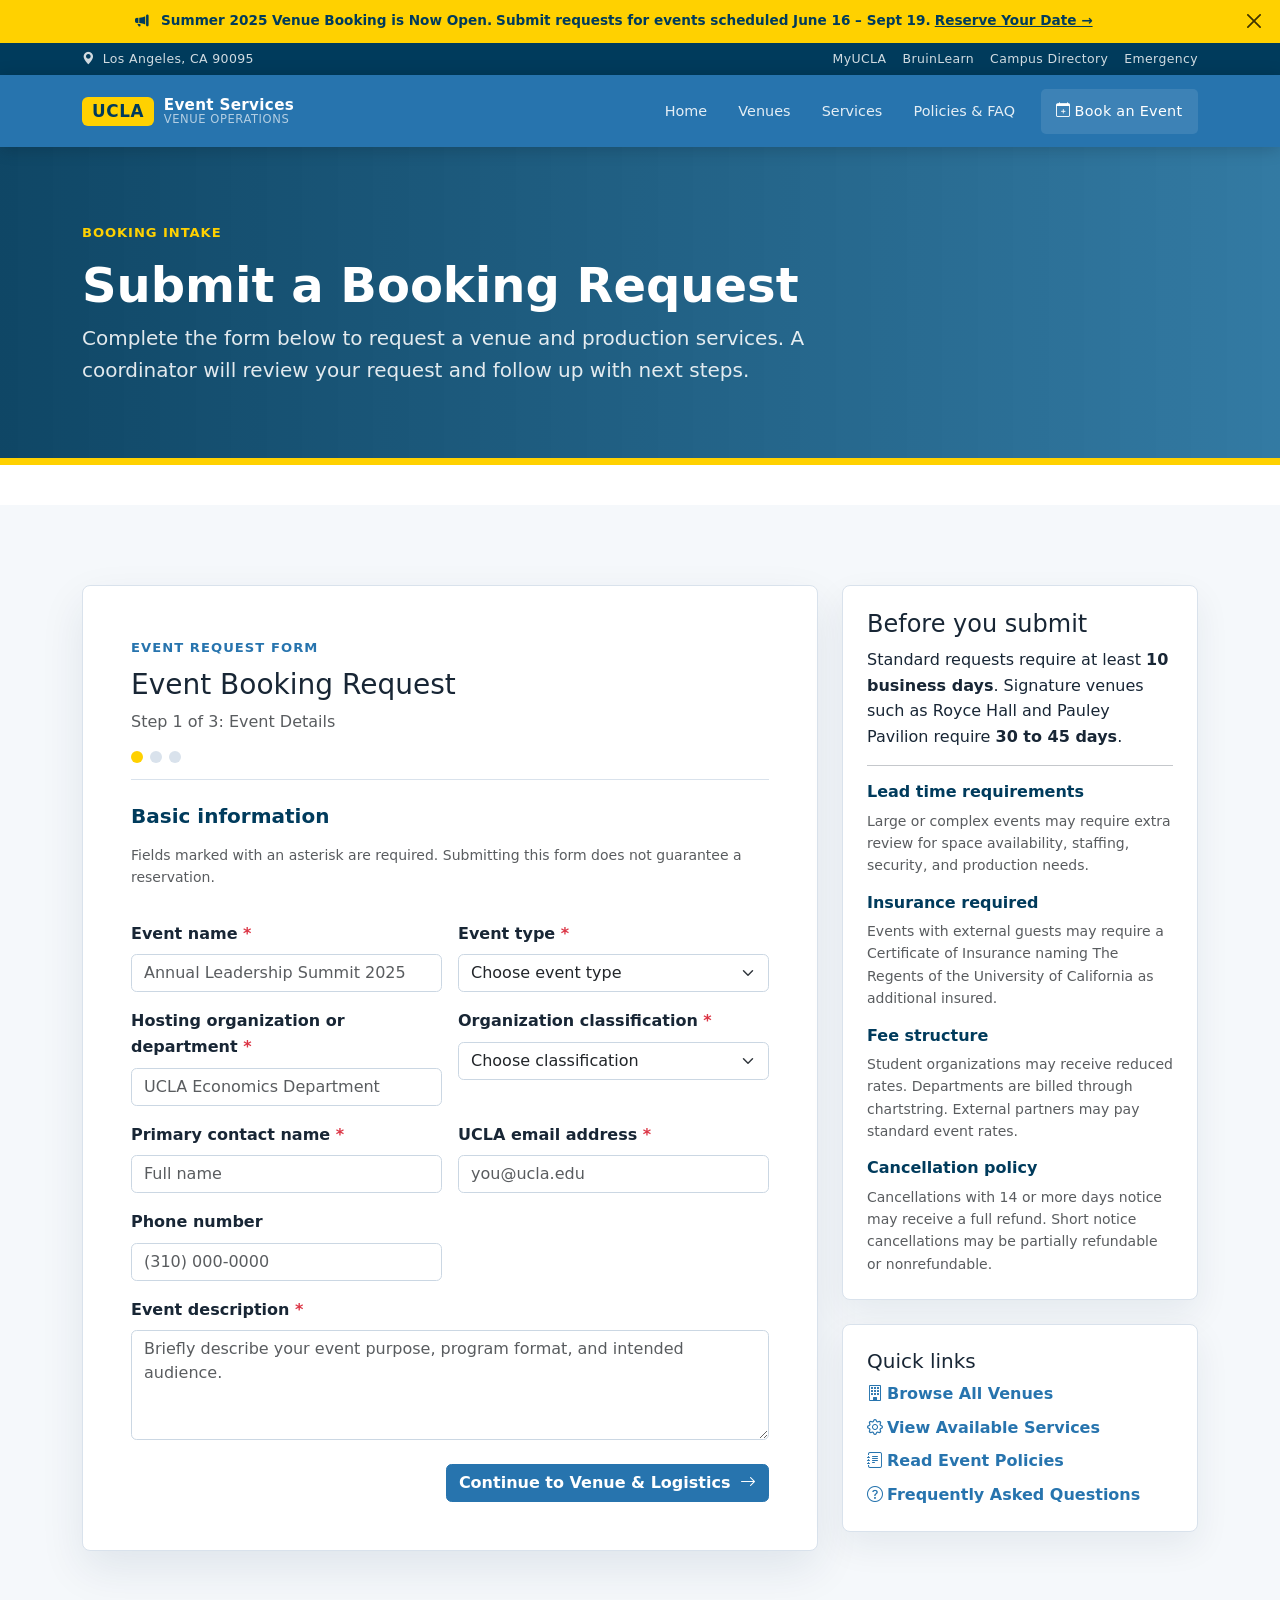
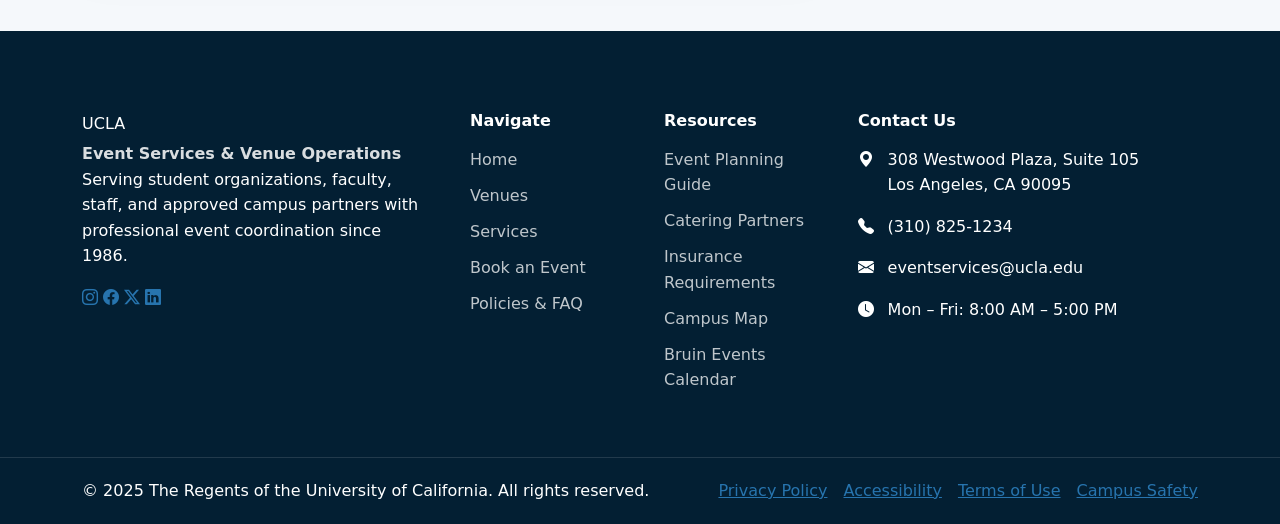
<file: booking.html>
<!doctype html>
<html lang="en">
  <head>
    <meta charset="utf-8">
    <meta name="viewport" content="width=device-width, initial-scale=1">
    <meta name="description" content="Submit a UCLA inspired event venue reservation and technical support request.">
    <title>Booking Request | UCLA Event Services</title>

    <link href="https://cdn.jsdelivr.net/npm/bootstrap@5.3.3/dist/css/bootstrap.min.css" rel="stylesheet">
    <link rel="stylesheet" href="https://cdn.jsdelivr.net/npm/bootstrap-icons@1.11.3/font/bootstrap-icons.css">
    <link rel="stylesheet" href="assets/css/styles.css">
    <link rel="stylesheet" href="https://cdn.jsdelivr.net/npm/bootstrap-icons@1.11.3/font/bootstrap-icons.css">
  </head>

  <body>
  <!-- ANNOUNCEMENT BAR -->
    <div class="announcement-bar" role="alert">
      <span>
        <i class="bi bi-megaphone-fill me-2"></i>
        <strong>Summer 2025 Venue Booking is Now Open.</strong>
        Submit requests for events scheduled June 16 – Sept 19.
        <a href="booking.html">Reserve Your Date &rarr;</a>
      </span>

      <button id="closeAnnouncement"
              class="btn-close btn-close-sm ms-3 float-end"
              aria-label="Dismiss">
      </button>
    </div>

    <!-- TOP UTILITY BAR -->
    <div class="top-bar" aria-label="Campus links">
      <div class="container d-flex justify-content-between align-items-center">
        <span><i class="bi bi-geo-alt-fill me-1"></i> Los Angeles, CA 90095</span>
        <div class="top-bar-links d-flex gap-3">
          <a href="#">MyUCLA</a>
          <a href="#">BruinLearn</a>
          <a href="#">Campus Directory</a>
          <a href="#">Emergency</a>
        </div>
      </div>
    </div>

    <!-- NAVBAR -->
    <nav class="navbar navbar-main navbar-expand-lg sticky-top" aria-label="Main navigation">
      <div class="container">
        <a class="navbar-brand navbar-brand-wrap" href="index.html" aria-label="UCLA Event Services home">
          <div class="nav-logo-badge">UCLA</div>
          <div class="nav-brand-text">
            <span class="dept-name">Event Services</span>
            <span class="dept-sub">Venue Operations</span>
          </div>
        </a>

        <button class="navbar-toggler" type="button"
                data-bs-toggle="collapse" data-bs-target="#mainNav"
                aria-controls="mainNav" aria-expanded="false" aria-label="Toggle navigation">
          <span class="navbar-toggler-icon"></span>
        </button>

        <div class="collapse navbar-collapse" id="mainNav">
          <ul class="navbar-nav ms-auto align-items-lg-center gap-lg-1">
            <li class="nav-item">
              <a class="nav-link" href="index.html">Home</a>
            </li>
            <li class="nav-item">
              <a class="nav-link" href="venues.html">Venues</a>
            </li>
            <li class="nav-item">
              <a class="nav-link" href="services.html">Services</a>
            </li>
            <li class="nav-item">
              <a class="nav-link" href="policies.html">Policies &amp; FAQ</a>
            </li>
            <li class="nav-item ms-lg-2">
              <a class="nav-link btn-nav-cta active" aria-current="page" href="booking.html">
                <i class="bi bi-calendar-plus me-1"></i>Book an Event
              </a>
            </li>
          </ul>
        </div>
      </div>
    </nav>

    <main>
      <!-- PAGE HEADER -->
      <header class="page-header py-5">
        <div class="container py-4">
          <span class="eyebrow">Booking intake</span>
          <h1 class="display-5">Submit a Booking Request</h1>
          <p class="lead mb-0 lead-narrow">
            Complete the form below to request a venue and production services. A coordinator will review your request and follow up with next steps.
          </p>
        </div>
      </header>

      <!-- BOOKING REQUEST FORM -->
      <section class="section section-soft">
        <div class="container">
          <div class="row g-4 align-items-start">
            <div class="col-lg-8">
              <div class="booking-shell p-4 p-md-5">

                <div id="bookingConfirmation" class="alert alert-success d-none" role="status">
                  Request received for <strong>your event</strong>. The selected venue is <span data-confirm-venue>pending review</span>. A coordinator would follow up with next steps in a live system.
                </div>

                <div class="booking-step-header mb-4">
                  <span class="section-kicker">Event request form</span>
                  <h2 class="h3 mt-2 mb-2">Event Booking Request</h2>
                  <p id="stepLabel" class="text-muted mb-3">Step 1 of 3: Event Details</p>

                  <div class="form-step-indicator" aria-hidden="true">
                    <span class="step-dot active"></span>
                    <span class="step-dot"></span>
                    <span class="step-dot"></span>
                  </div>
                </div>

                <form id="bookingForm" class="needs-validation" novalidate>

                  <!-- STEP 1: EVENT DETAILS -->
                  <div class="form-step">
                    <div class="row g-3">
                      <div class="col-12">
                        <h3 class="h5 mb-3">Basic information</h3>
                        <p class="small text-muted">
                          Fields marked with an asterisk are required. Submitting this form does not guarantee a reservation.
                        </p>
                      </div>

                      <div class="col-md-6">
                        <label for="eventName" class="form-label">Event name <span class="text-danger">*</span></label>
                        <input type="text" class="form-control" id="eventName" placeholder="Annual Leadership Summit 2025" required>
                        <div class="invalid-feedback">Enter the event name.</div>
                      </div>

                      <div class="col-md-6">
                        <label for="eventType" class="form-label">Event type <span class="text-danger">*</span></label>
                        <select class="form-select" id="eventType" required>
                          <option value="">Choose event type</option>
                          <option>Academic Conference or Symposium</option>
                          <option>Department Meeting or Town Hall</option>
                          <option>Student Organization Program</option>
                          <option>Lecture or Speaker Series</option>
                          <option>Performing Arts or Concert</option>
                          <option>Ceremony or Graduation</option>
                          <option>Gala, Banquet, or Reception</option>
                          <option>Outdoor Festival or Faire</option>
                          <option>Athletic or Recreation Event</option>
                          <option>External or Corporate Event</option>
                          <option>Other</option>
                        </select>
                        <div class="invalid-feedback">Select the event type.</div>
                      </div>

                      <div class="col-md-6">
                        <label for="organization" class="form-label">Hosting organization or department <span class="text-danger">*</span></label>
                        <input type="text" class="form-control" id="organization" placeholder="UCLA Economics Department" required>
                        <div class="invalid-feedback">Enter the sponsoring organization.</div>
                      </div>

                      <div class="col-md-6">
                        <label for="orgClass" class="form-label">Organization classification <span class="text-danger">*</span></label>
                        <select class="form-select" id="orgClass" required>
                          <option value="">Choose classification</option>
                          <option>Registered Student Organization</option>
                          <option>Academic Department</option>
                          <option>Administrative Unit</option>
                          <option>Research Center or Institute</option>
                          <option>Approved External Partner</option>
                          <option>Other Campus Entity</option>
                        </select>
                        <div class="invalid-feedback">Select the organization classification.</div>
                      </div>

                      <div class="col-md-6">
                        <label for="contactName" class="form-label">Primary contact name <span class="text-danger">*</span></label>
                        <input type="text" class="form-control" id="contactName" placeholder="Full name" required>
                        <div class="invalid-feedback">Enter the primary contact name.</div>
                      </div>

                      <div class="col-md-6">
                        <label for="contactEmail" class="form-label">UCLA email address <span class="text-danger">*</span></label>
                        <input type="email" class="form-control" id="contactEmail" placeholder="you@ucla.edu" required>
                        <div class="invalid-feedback">Enter a valid email address.</div>
                      </div>

                      <div class="col-md-6">
                        <label for="contactPhone" class="form-label">Phone number</label>
                        <input type="tel" class="form-control" id="contactPhone" placeholder="(310) 000-0000">
                      </div>

                      <div class="col-12">
                        <label for="eventDescription" class="form-label">Event description <span class="text-danger">*</span></label>
                        <textarea class="form-control" id="eventDescription" rows="4" placeholder="Briefly describe your event purpose, program format, and intended audience." required></textarea>
                        <div class="invalid-feedback">Add a short event description.</div>
                      </div>

                      <div class="col-12 d-flex justify-content-end mt-4">
                        <button type="button" class="btn btn-primary" data-next-step>
                          Continue to Venue &amp; Logistics <i class="bi bi-arrow-right ms-1"></i>
                        </button>
                      </div>
                    </div>
                  </div>

                  <!-- STEP 2: VENUE AND LOGISTICS -->
                  <div class="form-step" style="display: none;">
                    <div class="row g-3">
                      <div class="col-12">
                        <h3 class="h5 mb-3">Venue and logistics</h3>
                      </div>

                      <div class="col-md-6">
                        <label for="requestedVenue" class="form-label">Preferred venue <span class="text-danger">*</span></label>
                        <select class="form-select" id="requestedVenue" required>
                          <option value="">Choose a venue</option>
                          <optgroup label="Signature or Landmark">
                            <option>Royce Hall</option>
                            <option>Pauley Pavilion</option>
                            <option>Ackerman Grand Ballroom</option>
                          </optgroup>
                          <optgroup label="Outdoor Spaces">
                            <option>Sunset Canyon Recreation Plaza</option>
                            <option>Dickson Court North</option>
                            <option>Inverted Fountain Terrace</option>
                          </optgroup>
                          <optgroup label="Conference and Meeting">
                            <option>Luskin Conference Center</option>
                            <option>YRL Seminar Rooms</option>
                            <option>Carnesale Commons</option>
                            <option>Bunche Hall Seminar Suite</option>
                          </optgroup>
                          <option>No Preference, Please Suggest</option>
                        </select>
                        <div class="invalid-feedback">Select a requested venue.</div>
                      </div>

                      <div class="col-md-6">
                        <label for="alternateVenue" class="form-label">Alternate venue</label>
                        <select class="form-select" id="alternateVenue">
                          <option value="">None or flexible</option>
                          <option>Royce Hall</option>
                          <option>Pauley Pavilion</option>
                          <option>Ackerman Grand Ballroom</option>
                          <option>Sunset Canyon Recreation Plaza</option>
                          <option>Dickson Court North</option>
                          <option>Inverted Fountain Terrace</option>
                          <option>Luskin Conference Center</option>
                          <option>YRL Seminar Rooms</option>
                          <option>Carnesale Commons</option>
                          <option>Bunche Hall Seminar Suite</option>
                        </select>
                      </div>

                      <div class="col-md-4">
                        <label for="eventDate" class="form-label">Event date <span class="text-danger">*</span></label>
                        <input type="date" class="form-control" id="eventDate" required>
                        <div class="invalid-feedback">Choose a date.</div>
                      </div>

                      <div class="col-md-4">
                        <label for="startTime" class="form-label">Start time <span class="text-danger">*</span></label>
                        <input type="time" class="form-control" id="startTime" required>
                        <div class="invalid-feedback">Choose a start time.</div>
                      </div>

                      <div class="col-md-4">
                        <label for="endTime" class="form-label">End time <span class="text-danger">*</span></label>
                        <input type="time" class="form-control" id="endTime" required>
                        <div class="invalid-feedback">Choose an end time.</div>
                      </div>

                      <div class="col-md-6">
                        <label for="guestCount" class="form-label">Estimated guest count <span class="text-danger">*</span></label>
                        <input type="number" class="form-control" id="guestCount" min="10" max="15000" placeholder="100" required>
                        <div class="invalid-feedback">Enter an estimated guest count.</div>
                      </div>

                      <div class="col-md-6">
                        <label for="layout" class="form-label">Preferred room layout</label>
                        <select class="form-select" id="layout">
                          <option value="">No preference</option>
                          <option>Theatre or Auditorium Style</option>
                          <option>Classroom or Conference Style</option>
                          <option>Banquet or Round Tables</option>
                          <option>Reception or Standing</option>
                          <option>Hollow Square or Boardroom</option>
                          <option>Custom</option>
                        </select>
                      </div>

                      <div class="col-md-6">
                        <label for="catering" class="form-label">Catering or food service</label>
                        <select class="form-select" id="catering">
                          <option value="">Not required</option>
                          <option>UCLA Catering preferred vendor</option>
                          <option>External caterer requires approval</option>
                          <option>Light refreshments only</option>
                          <option>Full meal service</option>
                          <option>Alcohol service requires permit</option>
                        </select>
                      </div>

                      <div class="col-md-6">
                        <label for="parking" class="form-label">Guest parking needs</label>
                        <select class="form-select" id="parking">
                          <option value="">Not required</option>
                          <option>Reserved permits small group</option>
                          <option>Bulk parking passes 50+</option>
                          <option>Shuttle or valet coordination</option>
                        </select>
                      </div>

                      <div class="col-12">
                        <label for="logisticsNotes" class="form-label">Additional logistics notes</label>
                        <textarea class="form-control" id="logisticsNotes" rows="3" placeholder="VIP needs, load in restrictions, decor requests, vendor access times, or other planning notes."></textarea>
                      </div>

                      <div class="col-12 d-flex justify-content-between mt-4">
                        <button type="button" class="btn btn-outline-primary" data-prev-step>
                          <i class="bi bi-arrow-left me-1"></i> Back
                        </button>

                        <button type="button" class="btn btn-primary" data-next-step>
                          Continue to Technical Support <i class="bi bi-arrow-right ms-1"></i>
                        </button>
                      </div>
                    </div>
                  </div>

                  <!-- STEP 3: TECHNICAL SUPPORT AND CONFIRMATION -->
                  <div class="form-step" style="display: none;">
                    <div class="row g-3">
                      <div class="col-12">
                        <h3 class="h5 mb-3">Technical support and confirmation</h3>
                      </div>

                      <div class="col-12">
                        <label class="form-label">Technical support needed</label>
                        <div class="row g-2">
                          <div class="col-sm-6">
                            <div class="form-check p-3 border rounded-2 h-100">
                              <input class="form-check-input" type="checkbox" id="needAudio">
                              <label class="form-check-label" for="needAudio">
                                <strong>Audio or Visual</strong><br>
                                <span class="small text-muted">Mics, mixing, projection, and screens</span>
                              </label>
                            </div>
                          </div>

                          <div class="col-sm-6">
                            <div class="form-check p-3 border rounded-2 h-100">
                              <input class="form-check-input" type="checkbox" id="needLighting">
                              <label class="form-check-label" for="needLighting">
                                <strong>Lighting Design</strong><br>
                                <span class="small text-muted">Stage wash, uplighting, and theatrical lighting</span>
                              </label>
                            </div>
                          </div>

                          <div class="col-sm-6">
                            <div class="form-check p-3 border rounded-2 h-100">
                              <input class="form-check-input" type="checkbox" id="needLivestream">
                              <label class="form-check-label" for="needLivestream">
                                <strong>Live Stream or Recording</strong><br>
                                <span class="small text-muted">Webcast encoding and multi camera support</span>
                              </label>
                            </div>
                          </div>

                          <div class="col-sm-6">
                            <div class="form-check p-3 border rounded-2 h-100">
                              <input class="form-check-input" type="checkbox" id="needStaffing">
                              <label class="form-check-label" for="needStaffing">
                                <strong>Event Staffing</strong><br>
                                <span class="small text-muted">Ushers, check in, and floor managers</span>
                              </label>
                            </div>
                          </div>

                          <div class="col-sm-6">
                            <div class="form-check p-3 border rounded-2 h-100">
                              <input class="form-check-input" type="checkbox" id="needSecurity">
                              <label class="form-check-label" for="needSecurity">
                                <strong>Security Coordination</strong><br>
                                <span class="small text-muted">UCPD liaison and access control</span>
                              </label>
                            </div>
                          </div>

                          <div class="col-sm-6">
                            <div class="form-check p-3 border rounded-2 h-100">
                              <input class="form-check-input" type="checkbox" id="needSetup">
                              <label class="form-check-label" for="needSetup">
                                <strong>Setup and Breakdown</strong><br>
                                <span class="small text-muted">Tables, chairs, staging, and signage</span>
                              </label>
                            </div>
                          </div>

                          <div class="col-sm-6">
                            <div class="form-check p-3 border rounded-2 h-100">
                              <input class="form-check-input" type="checkbox" id="needInterpretation">
                              <label class="form-check-label" for="needInterpretation">
                                <strong>Interpretation or CART</strong><br>
                                <span class="small text-muted">ASL, multilingual support, and captioning</span>
                              </label>
                            </div>
                          </div>

                          <div class="col-sm-6">
                            <div class="form-check p-3 border rounded-2 h-100">
                              <input class="form-check-input" type="checkbox" id="needProductionManager">
                              <label class="form-check-label" for="needProductionManager">
                                <strong>Full Production Manager</strong><br>
                                <span class="small text-muted">Dedicated coordinator and run of show support</span>
                              </label>
                            </div>
                          </div>
                        </div>
                      </div>

                      <div class="col-md-6">
                        <label for="budgetRange" class="form-label">Estimated event budget</label>
                        <select class="form-select" id="budgetRange">
                          <option value="">Prefer not to say</option>
                          <option>Under $500</option>
                          <option>$500 to $2,000</option>
                          <option>$2,000 to $10,000</option>
                          <option>$10,000 to $50,000</option>
                          <option>$50,000+</option>
                        </select>
                      </div>

                      <div class="col-md-6">
                        <label for="chartstring" class="form-label">Campus chartstring or fund code</label>
                        <input type="text" class="form-control" id="chartstring" placeholder="1-XXXXXX-XXXX">
                      </div>

                      <div class="col-12">
                        <label for="technicalNotes" class="form-label">Technical or special requirements</label>
                        <textarea class="form-control" id="technicalNotes" rows="3" placeholder="Describe technical needs, performer requirements, staging, accessibility accommodations, or other special considerations."></textarea>
                      </div>

                      <div class="col-12 pt-3">
                        <h3 class="h5 mb-3">Acknowledgements</h3>
                      </div>

                      <div class="col-12">
                        <div class="d-flex flex-column gap-2">
                          <div class="form-check">
                            <input class="form-check-input" type="checkbox" id="ackPolicies" required>
                            <label class="form-check-label small" for="ackPolicies">
                              I have read and agree to the <a href="policies.html" target="_blank">UCLA Event Services Policies</a>, including insurance requirements and cancellation terms.
                            </label>
                            <div class="invalid-feedback">You must agree to the policies.</div>
                          </div>

                          <div class="form-check">
                            <input class="form-check-input" type="checkbox" id="ackAccurate" required>
                            <label class="form-check-label small" for="ackAccurate">
                              I confirm that all information submitted in this form is accurate and complete to the best of my knowledge.
                            </label>
                            <div class="invalid-feedback">You must confirm the information is accurate.</div>
                          </div>

                          <div class="form-check">
                            <input class="form-check-input" type="checkbox" id="ackContact" required>
                            <label class="form-check-label small" for="ackContact">
                              I understand this request does not constitute a confirmed reservation and that a coordinator will contact me to finalize the booking.
                            </label>
                            <div class="invalid-feedback">You must acknowledge that this is not a confirmed reservation.</div>
                          </div>
                        </div>
                      </div>

                      <div class="col-md-6">
                        <label for="hearAbout" class="form-label">How did you hear about UCLA Event Services?</label>
                        <select class="form-select" id="hearAbout">
                          <option value="">Select one</option>
                          <option>UCLA Website or Campus Portal</option>
                          <option>Referred by a colleague or advisor</option>
                          <option>SOLE or Student Organization Office</option>
                          <option>Department Administrator</option>
                          <option>Previous event experience</option>
                          <option>Social Media</option>
                          <option>Other</option>
                        </select>
                      </div>

                      <div class="col-12 d-flex justify-content-between align-items-center flex-wrap gap-3 mt-4">
                        <button type="button" class="btn btn-outline-primary" data-prev-step>
                          <i class="bi bi-arrow-left me-1"></i> Back
                        </button>

                        <button type="submit" class="btn btn-warning btn-lg">
                          <i class="bi bi-send me-1"></i> Submit Booking Request
                        </button>
                      </div>
                    </div>
                  </div>
                </form>
              </div>
            </div>

            <aside class="col-lg-4">
              <div class="contact-panel p-4 mb-4">
                <h2 class="h4">Before you submit</h2>
                <p>
                  Standard requests require at least <strong>10 business days</strong>. Signature venues such as Royce Hall and Pauley Pavilion require <strong>30 to 45 days</strong>.
                </p>

                <hr>

                <h3 class="h6">Lead time requirements</h3>
                <p class="small text-muted">
                  Large or complex events may require extra review for space availability, staffing, security, and production needs.
                </p>

                <h3 class="h6">Insurance required</h3>
                <p class="small text-muted">
                  Events with external guests may require a Certificate of Insurance naming The Regents of the University of California as additional insured.
                </p>

                <h3 class="h6">Fee structure</h3>
                <p class="small text-muted">
                  Student organizations may receive reduced rates. Departments are billed through chartstring. External partners may pay standard event rates.
                </p>

                <h3 class="h6">Cancellation policy</h3>
                <p class="small text-muted mb-0">
                  Cancellations with 14 or more days notice may receive a full refund. Short notice cancellations may be partially refundable or nonrefundable.
                </p>
              </div>

              <div class="contact-panel p-4">
                <h2 class="h5">Quick links</h2>
                <ul class="list-unstyled mb-0">
                  <li class="mb-2">
                    <a href="venues.html"><i class="bi bi-building me-1"></i>Browse All Venues</a>
                  </li>
                  <li class="mb-2">
                    <a href="services.html"><i class="bi bi-gear me-1"></i>View Available Services</a>
                  </li>
                  <li class="mb-2">
                    <a href="policies.html"><i class="bi bi-journal-text me-1"></i>Read Event Policies</a>
                  </li>
                  <li>
                    <a href="policies.html#faq"><i class="bi bi-question-circle me-1"></i>Frequently Asked Questions</a>
                  </li>
                </ul>
              </div>
            </aside>
          </div>
        </div>
      </section>
    </main>

  <!-- ============================================================
       FOOTER
       ============================================================ -->
  <footer class="footer-main" aria-label="Site footer">
    <div class="container">
      <div class="row g-5">
        <!-- Brand column -->
        <div class="col-lg-4 col-md-6">
          <div class="footer-brand">
            <div class="logo-badge">UCLA</div>
            <div class="mt-1" style="color:rgba(255,255,255,0.85);font-weight:700;font-size:1rem;">
              Event Services &amp; Venue Operations
            </div>
            <p>
              Serving student organizations, faculty, staff, and approved campus
              partners with professional event coordination since 1986.
            </p>
            <!-- Social icons -->
            <div class="footer-social" aria-label="Social media links">
              <a href="#" class="social-btn" aria-label="Instagram"><i class="bi bi-instagram"></i></a>
              <a href="#" class="social-btn" aria-label="Facebook"><i class="bi bi-facebook"></i></a>
              <a href="#" class="social-btn" aria-label="Twitter / X"><i class="bi bi-twitter-x"></i></a>
              <a href="#" class="social-btn" aria-label="LinkedIn"><i class="bi bi-linkedin"></i></a>
            </div>
          </div>
        </div>

        <!-- Navigation column -->
        <div class="col-lg-2 col-sm-6">
          <div class="footer-col">
            <h6>Navigate</h6>
            <ul>
              <li><a href="index.html">Home</a></li>
              <li><a href="venues.html">Venues</a></li>
              <li><a href="services.html">Services</a></li>
              <li><a href="booking.html">Book an Event</a></li>
              <li><a href="policies.html">Policies &amp; FAQ</a></li>
            </ul>
          </div>
        </div>

        <!-- Resources column -->
        <div class="col-lg-2 col-sm-6">
          <div class="footer-col">
            <h6>Resources</h6>
            <ul>
              <li><a href="#">Event Planning Guide</a></li>
              <li><a href="#">Catering Partners</a></li>
              <li><a href="#">Insurance Requirements</a></li>
              <li><a href="#">Campus Map</a></li>
              <li><a href="#">Bruin Events Calendar</a></li>
            </ul>
          </div>
        </div>

        <!-- Contact column -->
        <div class="col-lg-4 col-md-6">
          <div class="footer-col">
            <h6>Contact Us</h6>
            <div class="footer-contact-item">
              <i class="bi bi-geo-alt-fill"></i>
              <span>308 Westwood Plaza, Suite 105<br>Los Angeles, CA 90095</span>
            </div>
            <div class="footer-contact-item">
              <i class="bi bi-telephone-fill"></i>
              <span>(310) 825-1234</span>
            </div>
            <div class="footer-contact-item">
              <i class="bi bi-envelope-fill"></i>
              <span>eventservices@ucla.edu</span>
            </div>
            <div class="footer-contact-item">
              <i class="bi bi-clock-fill"></i>
              <span>Mon – Fri: 8:00 AM – 5:00 PM</span>
            </div>
          </div>
        </div>
      </div>
    </div>

    <!-- Footer bottom bar -->
    <div class="footer-bottom">
      <div class="container d-flex flex-wrap justify-content-between align-items-center gap-2">
        <span>&copy; 2025 The Regents of the University of California. All rights reserved.</span>
        <div class="d-flex gap-3 flex-wrap">
          <a href="#">Privacy Policy</a>
          <a href="#">Accessibility</a>
          <a href="#">Terms of Use</a>
          <a href="#">Campus Safety</a>
        </div>
      </div>
    </div>
  </footer>

  <!-- Scroll to top -->
  <button id="scrollTopBtn" aria-label="Scroll to top">
    <i class="bi bi-arrow-up"></i>
  </button>

    <script src="https://cdn.jsdelivr.net/npm/bootstrap@5.3.3/dist/js/bootstrap.bundle.min.js"></script>
    <script src="assets/js/main.js"></script>
  </body>
</html>
</file>
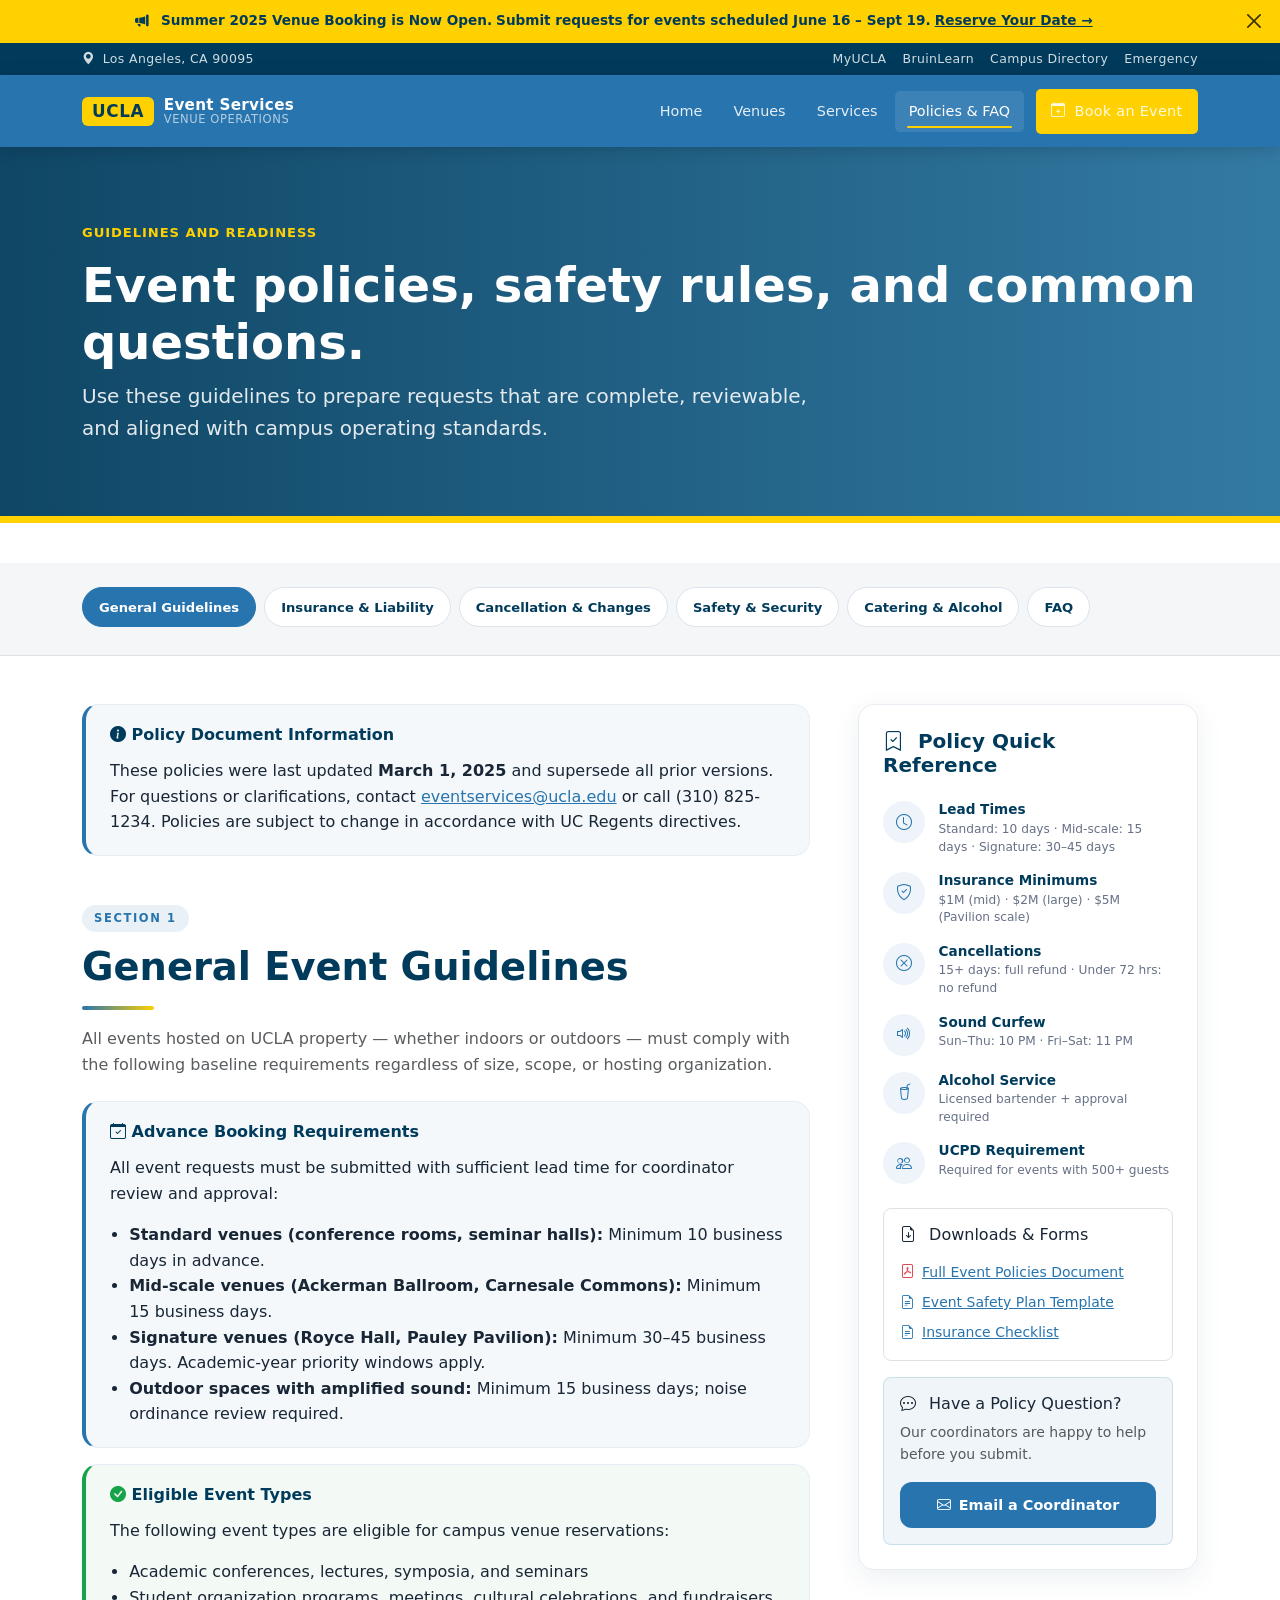
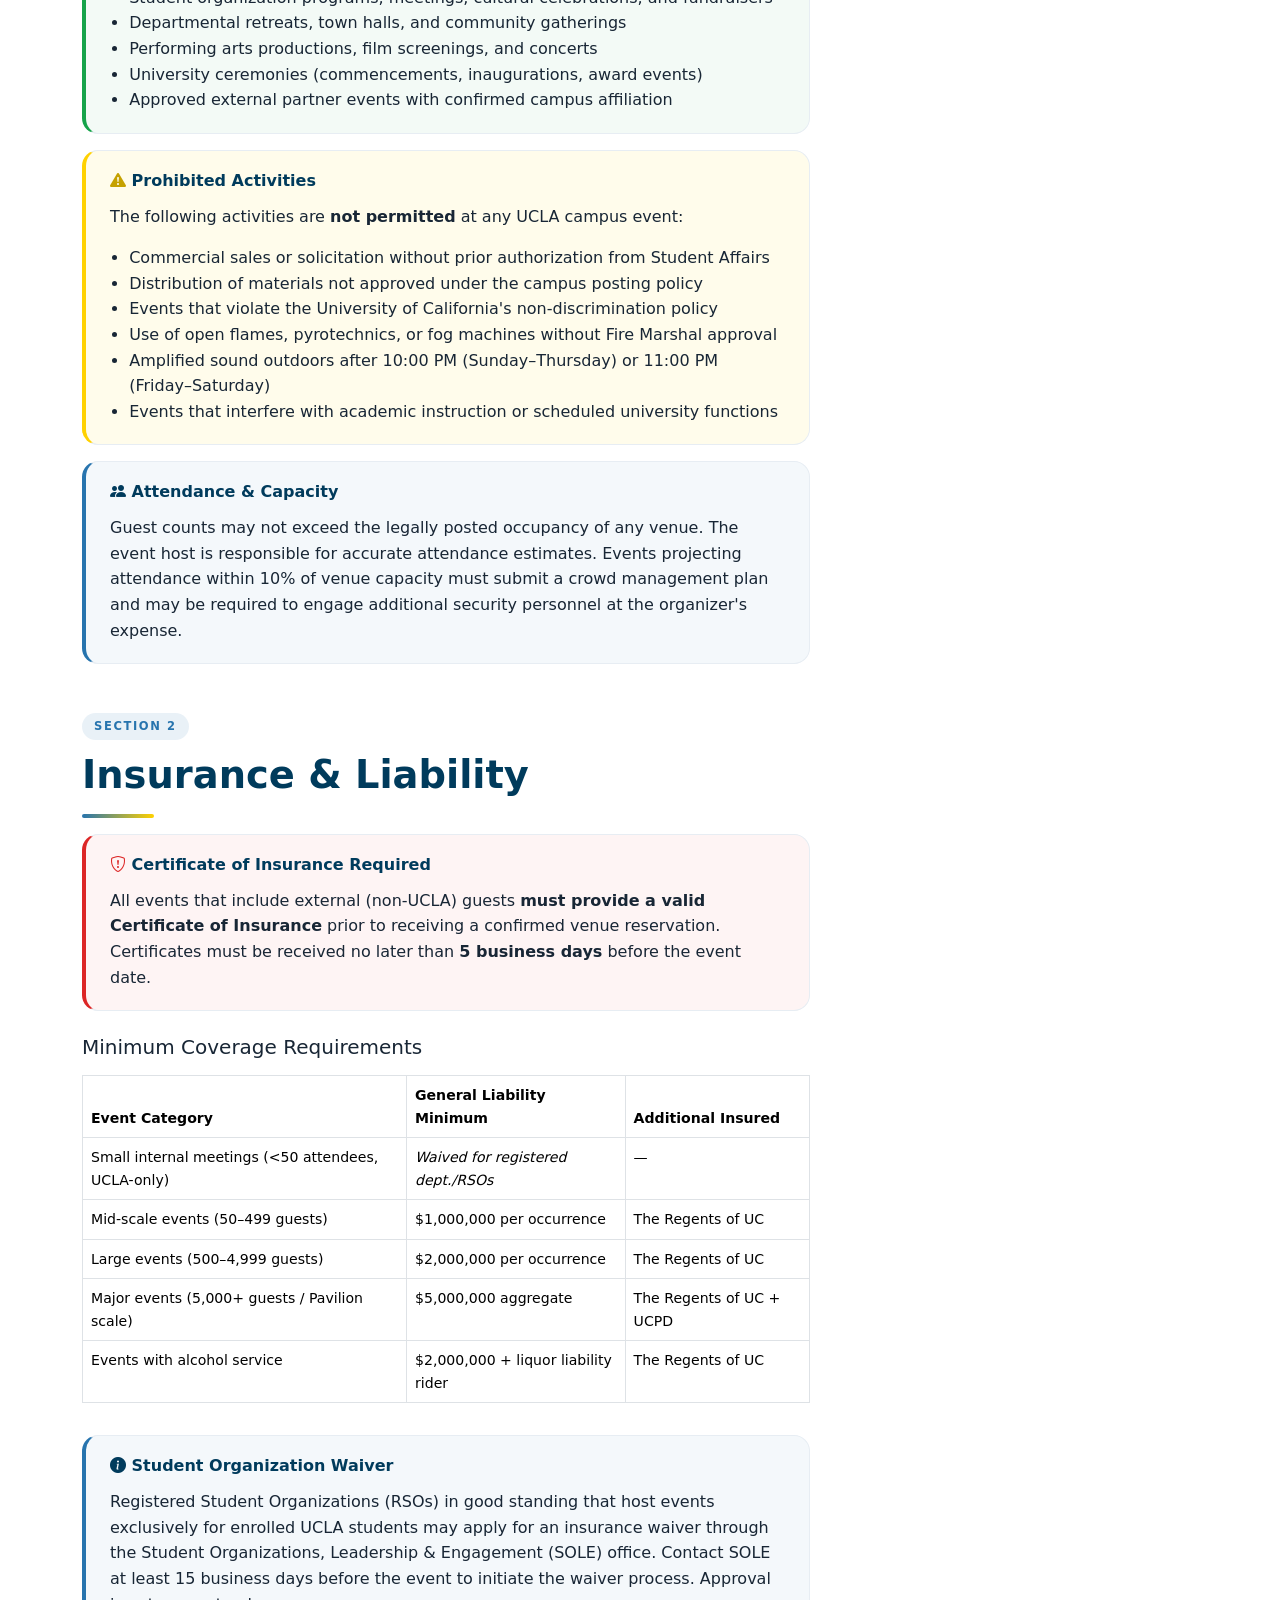
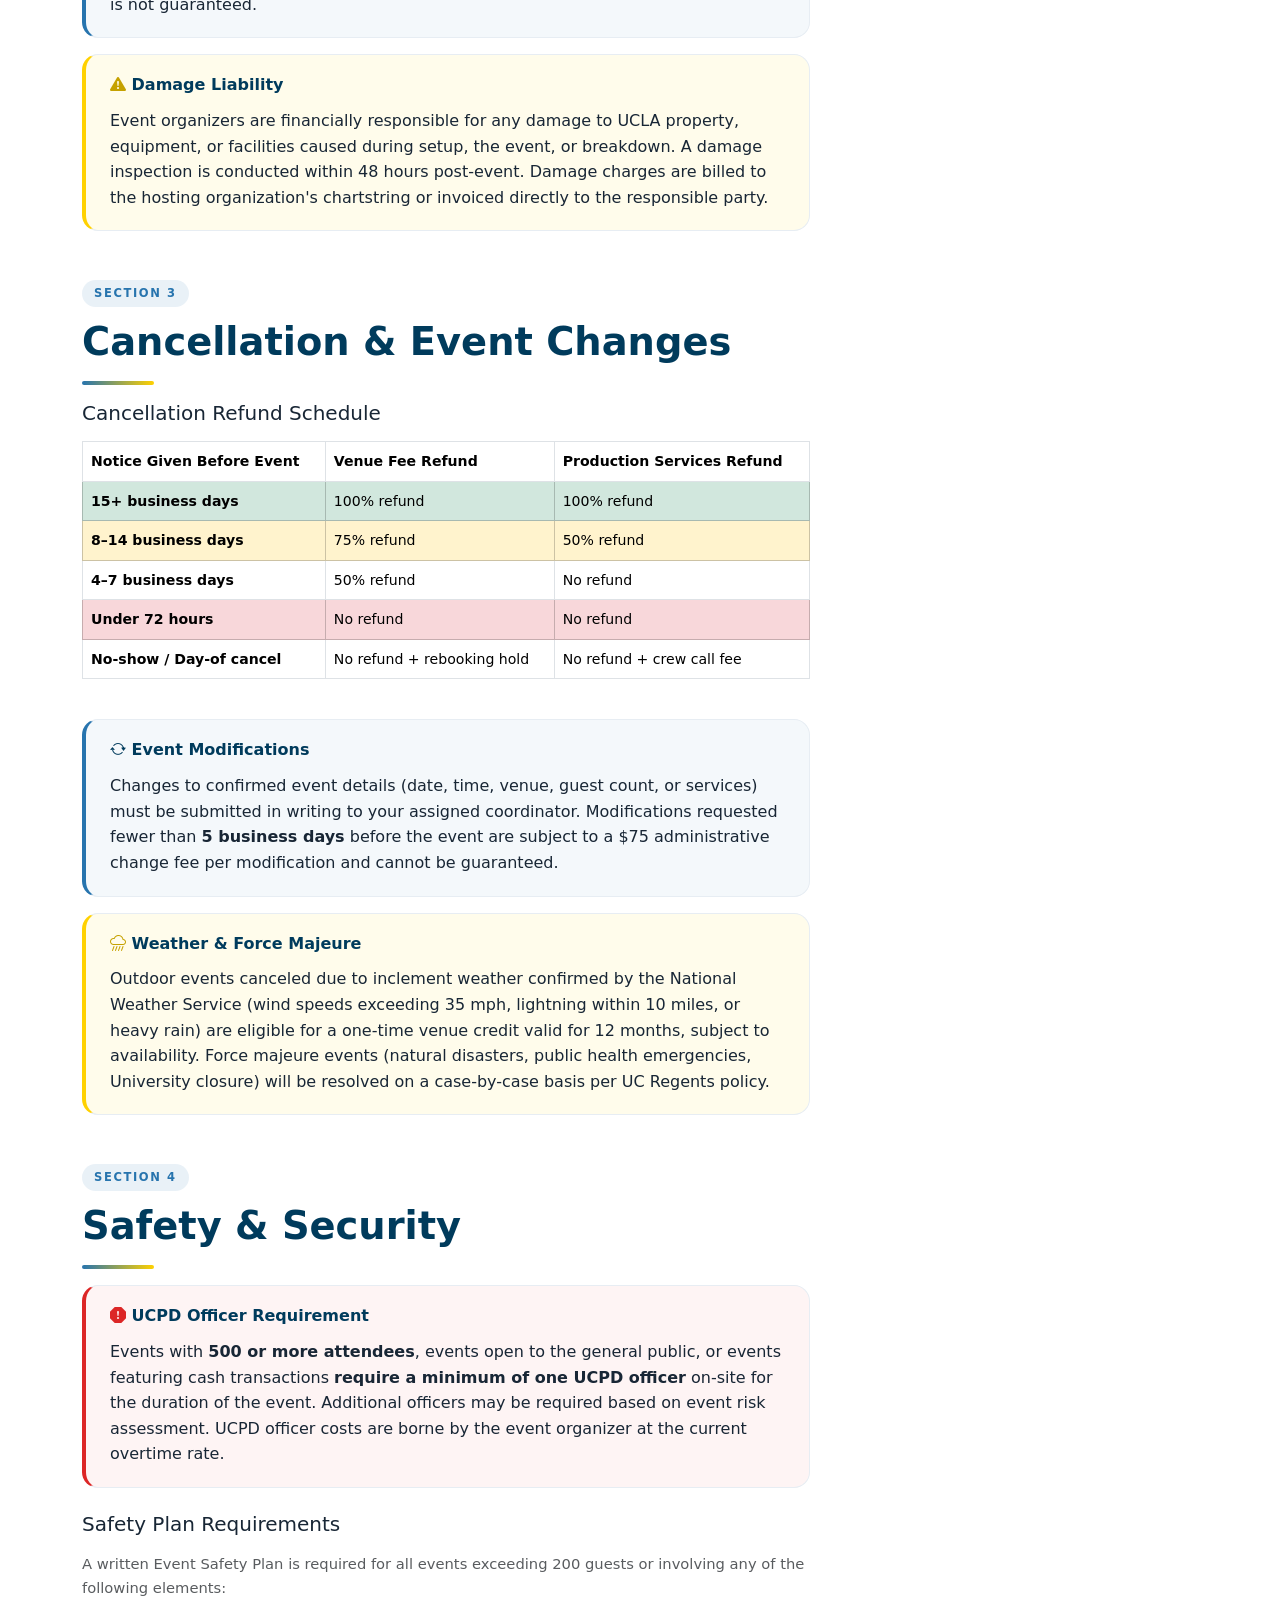
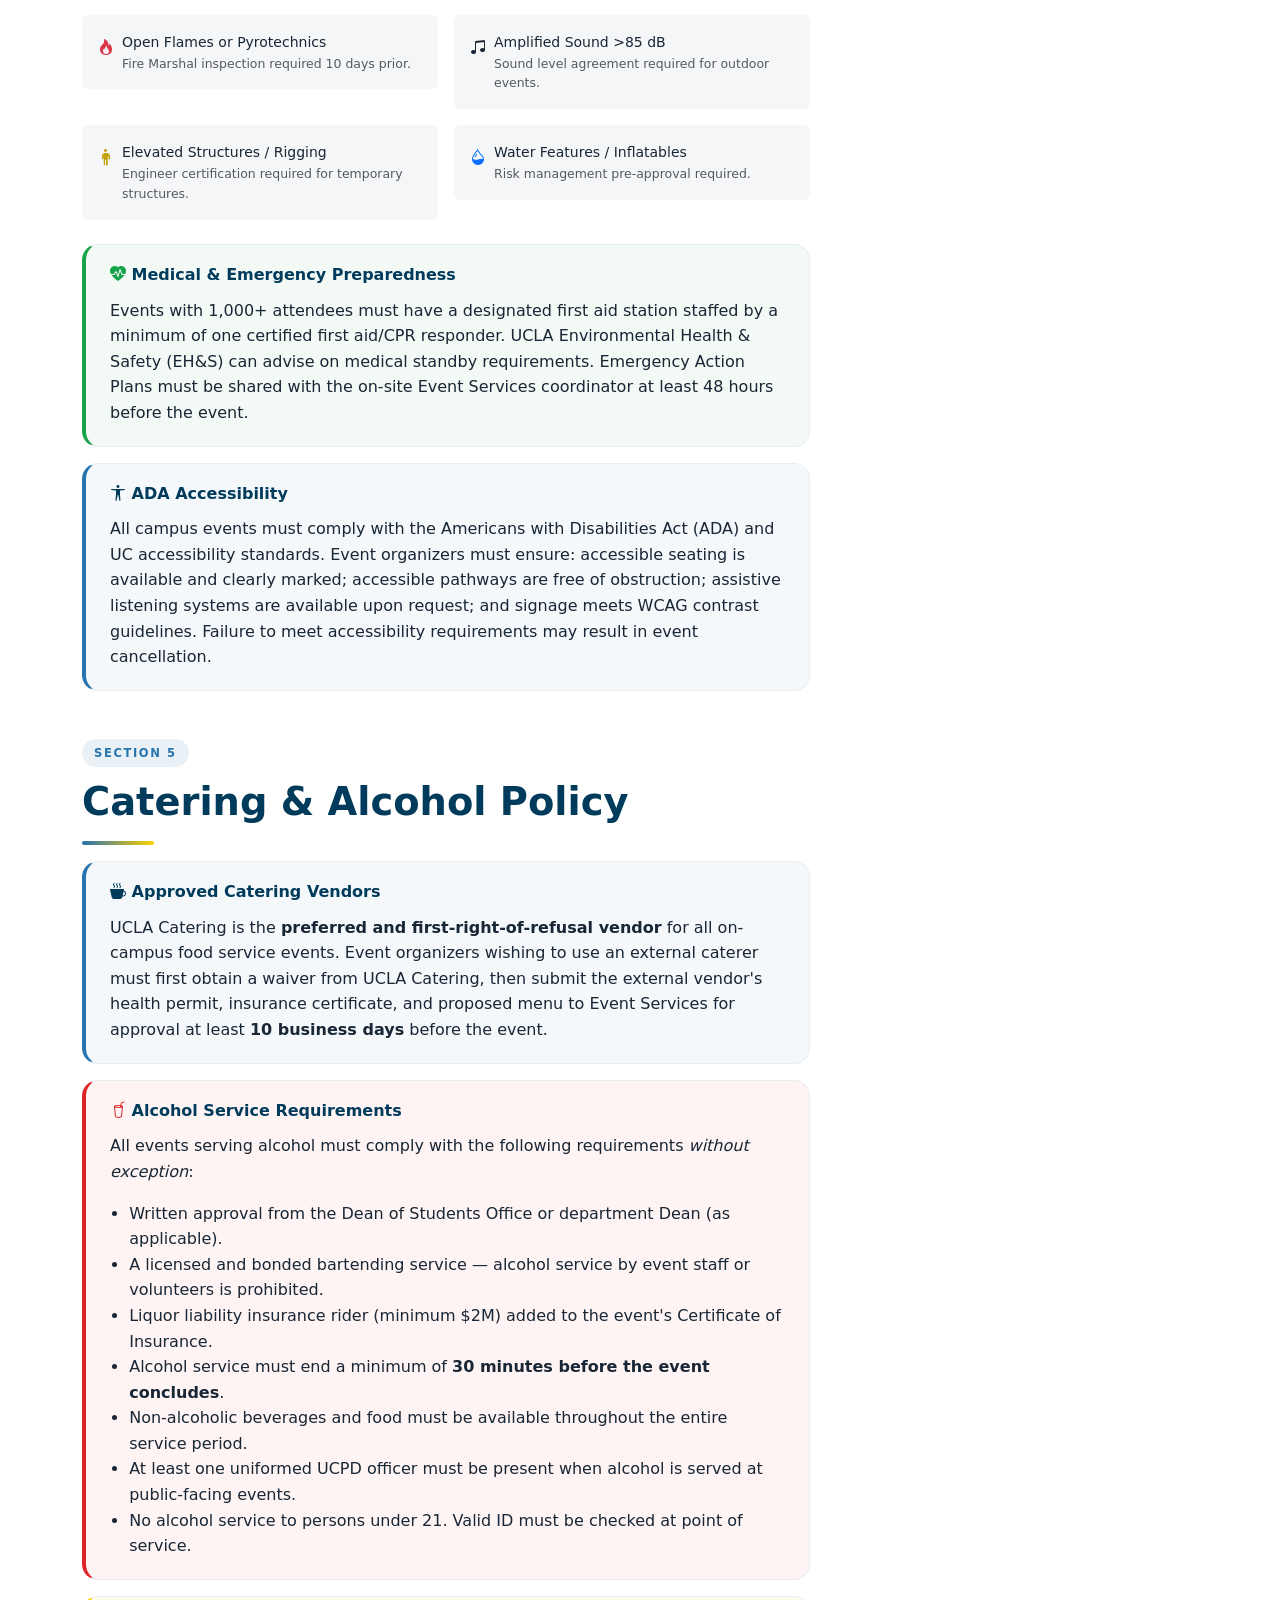
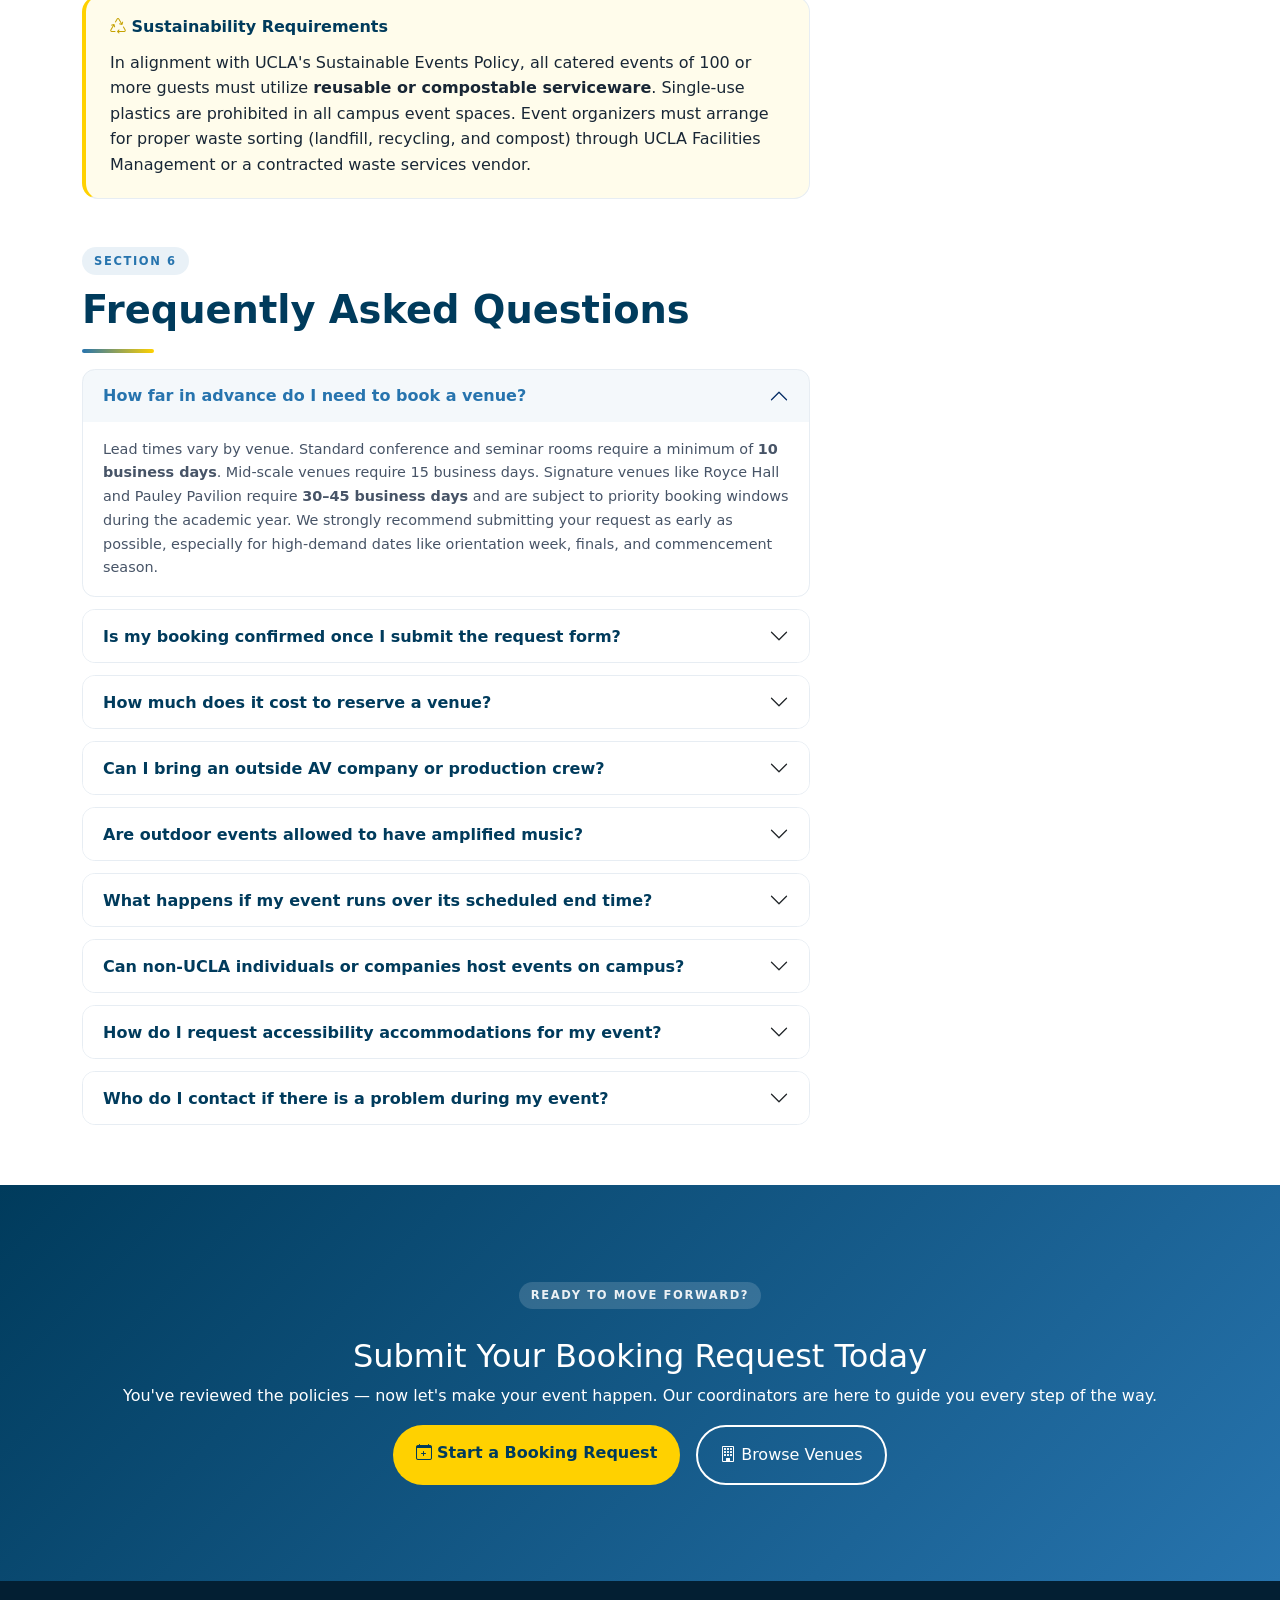
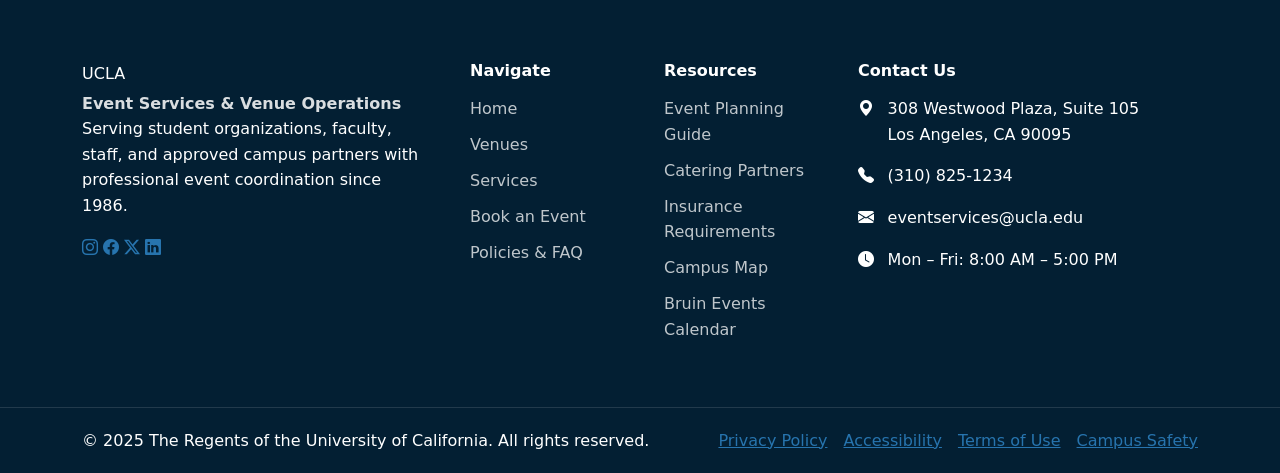
<file: policies.html>
<!doctype html>
<html lang="en">
  <head>
    <meta charset="utf-8">
    <meta name="viewport" content="width=device-width, initial-scale=1">
    <meta name="description" content="Campus event policies, insurance requirements, cancellation guidance, safety rules, and FAQ for UCLA-inspired event services.">
    <title>Policies & FAQ | UCLA Event Services</title>
    <link href="https://cdn.jsdelivr.net/npm/bootstrap@5.3.3/dist/css/bootstrap.min.css" rel="stylesheet">
    <link rel="stylesheet" href="assets/css/styles.css">
    <link rel="stylesheet" href="https://cdn.jsdelivr.net/npm/bootstrap-icons@1.11.3/font/bootstrap-icons.css">
  </head>
  <body>
    <!-- ANNOUNCEMENT BAR -->
    <div class="announcement-bar" role="alert">
      <span>
        <i class="bi bi-megaphone-fill me-2"></i>
        <strong>Summer 2025 Venue Booking is Now Open.</strong>
        Submit requests for events scheduled June 16 – Sept 19.
        <a href="booking.html">Reserve Your Date &rarr;</a>
      </span>

      <button id="closeAnnouncement"
              class="btn-close btn-close-sm ms-3 float-end"
              aria-label="Dismiss">
      </button>
    </div>
    <!-- TOP UTILITY BAR -->
    <div class="top-bar" aria-label="Campus links">
      <div class="container d-flex justify-content-between align-items-center">

        <span>
          <i class="bi bi-geo-alt-fill me-1"></i>
          Los Angeles, CA 90095
        </span>

        <div class="top-bar-links d-flex gap-3">
          <a href="#">MyUCLA</a>
          <a href="#">BruinLearn</a>
          <a href="#">Campus Directory</a>
          <a href="#">Emergency</a>
        </div>

      </div>
    </div>


    <!-- NAVBAR -->
    <nav class="navbar navbar-main navbar-expand-lg sticky-top">

      <div class="container">

        <a class="navbar-brand navbar-brand-wrap" href="index.html">

          <div class="nav-logo-badge">UCLA</div>

          <div class="nav-brand-text">
            <span class="dept-name">Event Services</span>
            <span class="dept-sub">Venue Operations</span>
          </div>

        </a>

        <button class="navbar-toggler"
                type="button"
                data-bs-toggle="collapse"
                data-bs-target="#mainNav">
          <span class="navbar-toggler-icon"></span>
        </button>

        <div class="collapse navbar-collapse" id="mainNav">

          <ul class="navbar-nav ms-auto align-items-lg-center gap-lg-1">

            <li class="nav-item">
              <a class="nav-link active" href="index.html">Home</a>
            </li>

            <li class="nav-item">
              <a class="nav-link" href="venues.html">Venues</a>
            </li>

            <li class="nav-item">
              <a class="nav-link" href="services.html">Services</a>
            </li>

            <li class="nav-item">
              <a class="nav-link" href="policies.html">Policies & FAQ</a>
            </li>

            <li class="nav-item ms-lg-2">
              <a class="nav-link btn-nav-cta" href="booking.html">
                <i class="bi bi-calendar-plus me-1"></i>
                Book an Event
              </a>
            </li>

          </ul>

        </div>

      </div>

    </nav>


    <main>
      <header class="page-header py-5">
        <div class="container py-4">
          <span class="eyebrow">Guidelines and readiness</span>
          <h1 class="display-5">Event policies, safety rules, and common questions.</h1>
          <p class="lead mb-0 lead-narrow">Use these guidelines to prepare requests that are complete, reviewable, and aligned with campus operating standards.</p>
        </div>
      </header>

        <!-- ============================================================
       POLICY NAVIGATION TABS
       ============================================================ -->
  <section class="py-4 bg-light-gray border-bottom sticky-top" style="top:68px;z-index:100;">
    <div class="container">
      <ul class="nav nav-pills gap-2 flex-nowrap overflow-auto pb-1" id="policyTabs" role="tablist">
        <li class="nav-item" role="presentation">
          <a class="nav-link active" href="#general-policies">General Guidelines</a>
        </li>
        <li class="nav-item" role="presentation">
          <a class="nav-link" href="#insurance">Insurance &amp; Liability</a>
        </li>
        <li class="nav-item" role="presentation">
          <a class="nav-link" href="#cancellation">Cancellation &amp; Changes</a>
        </li>
        <li class="nav-item" role="presentation">
          <a class="nav-link" href="#safety">Safety &amp; Security</a>
        </li>
        <li class="nav-item" role="presentation">
          <a class="nav-link" href="#catering-policy">Catering &amp; Alcohol</a>
        </li>
        <li class="nav-item" role="presentation">
          <a class="nav-link" href="#faq">FAQ</a>
        </li>
      </ul>
    </div>
  </section>

  <!-- ============================================================
       MAIN CONTENT
       ============================================================ -->
  <section class="py-5">
    <div class="container">
      <div class="row g-5">

        <!-- ── Left: Policy Content ── -->
        <div class="col-lg-8">

          <!-- Last Updated Notice -->
          <div class="policy-box info mb-5">
            <h6><i class="bi bi-info-circle-fill text-ucla-blue"></i> Policy Document Information</h6>
            <p>
              These policies were last updated <strong>March 1, 2025</strong> and supersede all
              prior versions. For questions or clarifications, contact
              <a href="mailto:eventservices@ucla.edu">eventservices@ucla.edu</a> or call
              (310) 825-1234. Policies are subject to change in accordance with UC Regents directives.
            </p>
          </div>

          <!-- ── SECTION 1: General Event Guidelines ── -->
          <div id="general-policies" class="mb-5">
            <span class="section-label">Section 1</span>
            <h2 class="section-title">General Event Guidelines</h2>
            <div class="section-divider"></div>

            <p class="text-muted mb-4">
              All events hosted on UCLA property — whether indoors or outdoors — must comply with
              the following baseline requirements regardless of size, scope, or hosting organization.
            </p>

            <div class="policy-box info">
              <h6><i class="bi bi-calendar-check text-ucla-blue"></i> Advance Booking Requirements</h6>
              <p>All event requests must be submitted with sufficient lead time for coordinator review and approval:</p>
              <ul>
                <li><strong>Standard venues (conference rooms, seminar halls):</strong> Minimum 10 business days in advance.</li>
                <li><strong>Mid-scale venues (Ackerman Ballroom, Carnesale Commons):</strong> Minimum 15 business days.</li>
                <li><strong>Signature venues (Royce Hall, Pauley Pavilion):</strong> Minimum 30–45 business days. Academic-year priority windows apply.</li>
                <li><strong>Outdoor spaces with amplified sound:</strong> Minimum 15 business days; noise ordinance review required.</li>
              </ul>
            </div>

            <div class="policy-box success mt-3">
              <h6><i class="bi bi-check-circle-fill" style="color:#16a34a;"></i> Eligible Event Types</h6>
              <p>The following event types are eligible for campus venue reservations:</p>
              <ul>
                <li>Academic conferences, lectures, symposia, and seminars</li>
                <li>Student organization programs, meetings, cultural celebrations, and fundraisers</li>
                <li>Departmental retreats, town halls, and community gatherings</li>
                <li>Performing arts productions, film screenings, and concerts</li>
                <li>University ceremonies (commencements, inaugurations, award events)</li>
                <li>Approved external partner events with confirmed campus affiliation</li>
              </ul>
            </div>

            <div class="policy-box warning mt-3">
              <h6><i class="bi bi-exclamation-triangle-fill" style="color:var(--ucla-gold-dark);"></i> Prohibited Activities</h6>
              <p>The following activities are <strong>not permitted</strong> at any UCLA campus event:</p>
              <ul>
                <li>Commercial sales or solicitation without prior authorization from Student Affairs</li>
                <li>Distribution of materials not approved under the campus posting policy</li>
                <li>Events that violate the University of California's non-discrimination policy</li>
                <li>Use of open flames, pyrotechnics, or fog machines without Fire Marshal approval</li>
                <li>Amplified sound outdoors after 10:00 PM (Sunday–Thursday) or 11:00 PM (Friday–Saturday)</li>
                <li>Events that interfere with academic instruction or scheduled university functions</li>
              </ul>
            </div>

            <div class="policy-box info mt-3">
              <h6><i class="bi bi-people-fill text-ucla-blue"></i> Attendance &amp; Capacity</h6>
              <p>
                Guest counts may not exceed the legally posted occupancy of any venue. The event host
                is responsible for accurate attendance estimates. Events projecting attendance within
                10% of venue capacity must submit a crowd management plan and may be required to engage
                additional security personnel at the organizer's expense.
              </p>
            </div>
          </div>

          <!-- ── SECTION 2: Insurance & Liability ── -->
          <div id="insurance" class="mb-5">
            <span class="section-label">Section 2</span>
            <h2 class="section-title">Insurance &amp; Liability</h2>
            <div class="section-divider"></div>

            <div class="policy-box danger">
              <h6><i class="bi bi-shield-exclamation" style="color:#dc2626;"></i> Certificate of Insurance Required</h6>
              <p>
                All events that include external (non-UCLA) guests <strong>must provide a valid Certificate of Insurance</strong>
                prior to receiving a confirmed venue reservation. Certificates must be received no later than
                <strong>5 business days</strong> before the event date.
              </p>
            </div>

            <h5 class="fw-700 text-ucla-navy mt-4 mb-3">Minimum Coverage Requirements</h5>
            <div class="table-responsive">
              <table class="table table-bordered table-hover" style="font-size:0.88rem;">
                <thead style="background:var(--ucla-navy);color:#fff;">
                  <tr>
                    <th>Event Category</th>
                    <th>General Liability Minimum</th>
                    <th>Additional Insured</th>
                  </tr>
                </thead>
                <tbody>
                  <tr>
                    <td>Small internal meetings (&lt;50 attendees, UCLA-only)</td>
                    <td><em>Waived for registered dept./RSOs</em></td>
                    <td>—</td>
                  </tr>
                  <tr>
                    <td>Mid-scale events (50–499 guests)</td>
                    <td>$1,000,000 per occurrence</td>
                    <td>The Regents of UC</td>
                  </tr>
                  <tr>
                    <td>Large events (500–4,999 guests)</td>
                    <td>$2,000,000 per occurrence</td>
                    <td>The Regents of UC</td>
                  </tr>
                  <tr>
                    <td>Major events (5,000+ guests / Pavilion scale)</td>
                    <td>$5,000,000 aggregate</td>
                    <td>The Regents of UC + UCPD</td>
                  </tr>
                  <tr>
                    <td>Events with alcohol service</td>
                    <td>$2,000,000 + liquor liability rider</td>
                    <td>The Regents of UC</td>
                  </tr>
                </tbody>
              </table>
            </div>

            <div class="policy-box info mt-3">
              <h6><i class="bi bi-info-circle-fill text-ucla-blue"></i> Student Organization Waiver</h6>
              <p>
                Registered Student Organizations (RSOs) in good standing that host events exclusively
                for enrolled UCLA students may apply for an insurance waiver through the Student
                Organizations, Leadership &amp; Engagement (SOLE) office. Contact SOLE at least 15
                business days before the event to initiate the waiver process. Approval is not guaranteed.
              </p>
            </div>

            <div class="policy-box warning mt-3">
              <h6><i class="bi bi-exclamation-triangle-fill" style="color:var(--ucla-gold-dark);"></i> Damage Liability</h6>
              <p>
                Event organizers are financially responsible for any damage to UCLA property, equipment,
                or facilities caused during setup, the event, or breakdown. A damage inspection is
                conducted within 48 hours post-event. Damage charges are billed to the hosting organization's
                chartstring or invoiced directly to the responsible party.
              </p>
            </div>
          </div>

          <!-- ── SECTION 3: Cancellation & Changes ── -->
          <div id="cancellation" class="mb-5">
            <span class="section-label">Section 3</span>
            <h2 class="section-title">Cancellation &amp; Event Changes</h2>
            <div class="section-divider"></div>

            <h5 class="fw-700 text-ucla-navy mb-3">Cancellation Refund Schedule</h5>
            <div class="table-responsive mb-4">
              <table class="table table-bordered" style="font-size:0.88rem;">
                <thead style="background:var(--ucla-navy);color:#fff;">
                  <tr>
                    <th>Notice Given Before Event</th>
                    <th>Venue Fee Refund</th>
                    <th>Production Services Refund</th>
                  </tr>
                </thead>
                <tbody>
                  <tr class="table-success">
                    <td><strong>15+ business days</strong></td>
                    <td>100% refund</td>
                    <td>100% refund</td>
                  </tr>
                  <tr class="table-warning">
                    <td><strong>8–14 business days</strong></td>
                    <td>75% refund</td>
                    <td>50% refund</td>
                  </tr>
                  <tr style="background:rgba(220,38,38,0.06);">
                    <td><strong>4–7 business days</strong></td>
                    <td>50% refund</td>
                    <td>No refund</td>
                  </tr>
                  <tr class="table-danger">
                    <td><strong>Under 72 hours</strong></td>
                    <td>No refund</td>
                    <td>No refund</td>
                  </tr>
                  <tr>
                    <td><strong>No-show / Day-of cancel</strong></td>
                    <td>No refund + rebooking hold</td>
                    <td>No refund + crew call fee</td>
                  </tr>
                </tbody>
              </table>
            </div>

            <div class="policy-box info">
              <h6><i class="bi bi-arrow-repeat text-ucla-blue"></i> Event Modifications</h6>
              <p>
                Changes to confirmed event details (date, time, venue, guest count, or services)
                must be submitted in writing to your assigned coordinator. Modifications requested
                fewer than <strong>5 business days</strong> before the event are subject to a
                $75 administrative change fee per modification and cannot be guaranteed.
              </p>
            </div>

            <div class="policy-box warning mt-3">
              <h6><i class="bi bi-cloud-rain-heavy" style="color:var(--ucla-gold-dark);"></i> Weather &amp; Force Majeure</h6>
              <p>
                Outdoor events canceled due to inclement weather confirmed by the National Weather
                Service (wind speeds exceeding 35 mph, lightning within 10 miles, or heavy rain) are
                eligible for a one-time venue credit valid for 12 months, subject to availability.
                Force majeure events (natural disasters, public health emergencies, University closure)
                will be resolved on a case-by-case basis per UC Regents policy.
              </p>
            </div>
          </div>

          <!-- ── SECTION 4: Safety & Security ── -->
          <div id="safety" class="mb-5">
            <span class="section-label">Section 4</span>
            <h2 class="section-title">Safety &amp; Security</h2>
            <div class="section-divider"></div>

            <div class="policy-box danger">
              <h6><i class="bi bi-exclamation-octagon-fill" style="color:#dc2626;"></i> UCPD Officer Requirement</h6>
              <p>
                Events with <strong>500 or more attendees</strong>, events open to the general public,
                or events featuring cash transactions <strong>require a minimum of one UCPD officer</strong>
                on-site for the duration of the event. Additional officers may be required based on
                event risk assessment. UCPD officer costs are borne by the event organizer at the
                current overtime rate.
              </p>
            </div>

            <h5 class="fw-700 text-ucla-navy mt-4 mb-3">Safety Plan Requirements</h5>
            <p class="text-muted mb-3" style="font-size:0.92rem;">
              A written Event Safety Plan is required for all events exceeding 200 guests or involving
              any of the following elements:
            </p>
            <div class="row g-3 mb-4">
              <div class="col-sm-6">
                <div class="d-flex align-items-start gap-2 p-3 bg-light-gray rounded-2">
                  <i class="bi bi-fire text-danger mt-1"></i>
                  <div>
                    <div class="fw-600 small">Open Flames or Pyrotechnics</div>
                    <div class="text-muted" style="font-size:0.78rem;">Fire Marshal inspection required 10 days prior.</div>
                  </div>
                </div>
              </div>
              <div class="col-sm-6">
                <div class="d-flex align-items-start gap-2 p-3 bg-light-gray rounded-2">
                  <i class="bi bi-music-note-beamed text-ucla-blue mt-1"></i>
                  <div>
                    <div class="fw-600 small">Amplified Sound &gt;85 dB</div>
                    <div class="text-muted" style="font-size:0.78rem;">Sound level agreement required for outdoor events.</div>
                  </div>
                </div>
              </div>
              <div class="col-sm-6">
                <div class="d-flex align-items-start gap-2 p-3 bg-light-gray rounded-2">
                  <i class="bi bi-person-standing mt-1" style="color:var(--ucla-gold-dark);"></i>
                  <div>
                    <div class="fw-600 small">Elevated Structures / Rigging</div>
                    <div class="text-muted" style="font-size:0.78rem;">Engineer certification required for temporary structures.</div>
                  </div>
                </div>
              </div>
              <div class="col-sm-6">
                <div class="d-flex align-items-start gap-2 p-3 bg-light-gray rounded-2">
                  <i class="bi bi-droplet-half text-primary mt-1"></i>
                  <div>
                    <div class="fw-600 small">Water Features / Inflatables</div>
                    <div class="text-muted" style="font-size:0.78rem;">Risk management pre-approval required.</div>
                  </div>
                </div>
              </div>
            </div>

            <div class="policy-box success">
              <h6><i class="bi bi-heart-pulse-fill" style="color:#16a34a;"></i> Medical &amp; Emergency Preparedness</h6>
              <p>
                Events with 1,000+ attendees must have a designated first aid station staffed by
                a minimum of one certified first aid/CPR responder. UCLA Environmental Health &amp; Safety
                (EH&amp;S) can advise on medical standby requirements. Emergency Action Plans must be
                shared with the on-site Event Services coordinator at least 48 hours before the event.
              </p>
            </div>

            <div class="policy-box info mt-3">
              <h6><i class="bi bi-universal-access text-ucla-blue"></i> ADA Accessibility</h6>
              <p>
                All campus events must comply with the Americans with Disabilities Act (ADA) and
                UC accessibility standards. Event organizers must ensure: accessible seating is
                available and clearly marked; accessible pathways are free of obstruction; assistive
                listening systems are available upon request; and signage meets WCAG contrast guidelines.
                Failure to meet accessibility requirements may result in event cancellation.
              </p>
            </div>
          </div>

          <!-- ── SECTION 5: Catering & Alcohol ── -->
          <div id="catering-policy" class="mb-5">
            <span class="section-label">Section 5</span>
            <h2 class="section-title">Catering &amp; Alcohol Policy</h2>
            <div class="section-divider"></div>

            <div class="policy-box info">
              <h6><i class="bi bi-cup-hot-fill text-ucla-blue"></i> Approved Catering Vendors</h6>
              <p>
                UCLA Catering is the <strong>preferred and first-right-of-refusal vendor</strong> for
                all on-campus food service events. Event organizers wishing to use an external caterer
                must first obtain a waiver from UCLA Catering, then submit the external vendor's health
                permit, insurance certificate, and proposed menu to Event Services for approval
                at least <strong>10 business days</strong> before the event.
              </p>
            </div>

            <div class="policy-box danger mt-3">
              <h6><i class="bi bi-cup-straw" style="color:#dc2626;"></i> Alcohol Service Requirements</h6>
              <p>All events serving alcohol must comply with the following requirements <em>without exception</em>:</p>
              <ul>
                <li>Written approval from the Dean of Students Office or department Dean (as applicable).</li>
                <li>A licensed and bonded bartending service — alcohol service by event staff or volunteers is prohibited.</li>
                <li>Liquor liability insurance rider (minimum $2M) added to the event's Certificate of Insurance.</li>
                <li>Alcohol service must end a minimum of <strong>30 minutes before the event concludes</strong>.</li>
                <li>Non-alcoholic beverages and food must be available throughout the entire service period.</li>
                <li>At least one uniformed UCPD officer must be present when alcohol is served at public-facing events.</li>
                <li>No alcohol service to persons under 21. Valid ID must be checked at point of service.</li>
              </ul>
            </div>

            <div class="policy-box warning mt-3">
              <h6><i class="bi bi-recycle" style="color:var(--ucla-gold-dark);"></i> Sustainability Requirements</h6>
              <p>
                In alignment with UCLA's Sustainable Events Policy, all catered events of 100 or more guests
                must utilize <strong>reusable or compostable serviceware</strong>. Single-use plastics are
                prohibited in all campus event spaces. Event organizers must arrange for proper waste sorting
                (landfill, recycling, and compost) through UCLA Facilities Management or a contracted waste
                services vendor.
              </p>
            </div>
          </div>

          <!-- ── SECTION 6: FAQ ── -->
          <div id="faq">
            <span class="section-label">Section 6</span>
            <h2 class="section-title">Frequently Asked Questions</h2>
            <div class="section-divider"></div>

            <div class="accordion" id="faqAccordion">

              <!-- Q1 -->
              <div class="accordion-item">
                <h3 class="accordion-header">
                  <button class="accordion-button" type="button"
                          data-bs-toggle="collapse" data-bs-target="#faq1"
                          aria-expanded="true" aria-controls="faq1">
                    How far in advance do I need to book a venue?
                  </button>
                </h3>
                <div id="faq1" class="accordion-collapse collapse show" data-bs-parent="#faqAccordion">
                  <div class="accordion-body">
                    Lead times vary by venue. Standard conference and seminar rooms require a minimum of
                    <strong>10 business days</strong>. Mid-scale venues require 15 business days.
                    Signature venues like Royce Hall and Pauley Pavilion require <strong>30–45 business days</strong>
                    and are subject to priority booking windows during the academic year. We strongly recommend
                    submitting your request as early as possible, especially for high-demand dates like orientation
                    week, finals, and commencement season.
                  </div>
                </div>
              </div>

              <!-- Q2 -->
              <div class="accordion-item">
                <h3 class="accordion-header">
                  <button class="accordion-button collapsed" type="button"
                          data-bs-toggle="collapse" data-bs-target="#faq2"
                          aria-expanded="false" aria-controls="faq2">
                    Is my booking confirmed once I submit the request form?
                  </button>
                </h3>
                <div id="faq2" class="accordion-collapse collapse" data-bs-parent="#faqAccordion">
                  <div class="accordion-body">
                    <strong>No.</strong> Submitting the booking request form initiates the review process but does
                    not constitute a confirmed reservation. A UCLA Event Services coordinator will review your
                    request, verify availability, and contact you within <strong>2 business days</strong>.
                    Your reservation is only confirmed after you receive a written confirmation, sign the
                    Event Services Agreement, and submit any required deposits or insurance documentation.
                  </div>
                </div>
              </div>

              <!-- Q3 -->
              <div class="accordion-item">
                <h3 class="accordion-header">
                  <button class="accordion-button collapsed" type="button"
                          data-bs-toggle="collapse" data-bs-target="#faq3"
                          aria-expanded="false" aria-controls="faq3">
                    How much does it cost to reserve a venue?
                  </button>
                </h3>
                <div id="faq3" class="accordion-collapse collapse" data-bs-parent="#faqAccordion">
                  <div class="accordion-body">
                    Pricing depends on your organization type, the venue selected, event duration, and services
                    requested. The rate categories are:
                    <ul class="mt-2">
                      <li><strong>RSOs in good standing:</strong> Reduced campus rates (some spaces offered at no cost for meeting-format events).</li>
                      <li><strong>Academic departments &amp; administrative units:</strong> Internal institutional rates billed to your chartstring.</li>
                      <li><strong>External approved partners:</strong> Full commercial rates apply.</li>
                    </ul>
                    A formal quote will be provided after your coordinator reviews your request. There are no
                    hidden fees — all costs including production services, staffing, and cleanup are itemized.
                  </div>
                </div>
              </div>

              <!-- Q4 -->
              <div class="accordion-item">
                <h3 class="accordion-header">
                  <button class="accordion-button collapsed" type="button"
                          data-bs-toggle="collapse" data-bs-target="#faq4"
                          aria-expanded="false" aria-controls="faq4">
                    Can I bring an outside AV company or production crew?
                  </button>
                </h3>
                <div id="faq4" class="accordion-collapse collapse" data-bs-parent="#faqAccordion">
                  <div class="accordion-body">
                    External production companies may be approved on a case-by-case basis for signature venues.
                    Any external crew must provide proof of general liability insurance, a current business license,
                    and must coordinate directly with UCLA Event Services prior to load-in. External crews are
                    required to attend a pre-event walkthrough with our venue technical director. UCLA Event
                    Services retains the right to require an on-site UCLA technician for all university-owned
                    audio, lighting, and rigging infrastructure.
                  </div>
                </div>
              </div>

              <!-- Q5 -->
              <div class="accordion-item">
                <h3 class="accordion-header">
                  <button class="accordion-button collapsed" type="button"
                          data-bs-toggle="collapse" data-bs-target="#faq5"
                          aria-expanded="false" aria-controls="faq5">
                    Are outdoor events allowed to have amplified music?
                  </button>
                </h3>
                <div id="faq5" class="accordion-collapse collapse" data-bs-parent="#faqAccordion">
                  <div class="accordion-body">
                    Yes, with restrictions. Amplified sound at outdoor events must comply with the
                    <strong>City of Los Angeles Noise Ordinance</strong> and UCLA's campus sound policy:
                    <ul class="mt-2">
                      <li>Sound levels may not exceed 85 dB at the perimeter of the event zone.</li>
                      <li>Amplified music must cease by <strong>10:00 PM Sunday–Thursday</strong> and <strong>11:00 PM Friday–Saturday</strong>.</li>
                      <li>Events within 300 feet of residential housing or academic buildings require a Sound Management Plan.</li>
                      <li>UCLA Event Services reserves the right to require a sound technician to monitor and adjust levels throughout the event.</li>
                    </ul>
                  </div>
                </div>
              </div>

              <!-- Q6 -->
              <div class="accordion-item">
                <h3 class="accordion-header">
                  <button class="accordion-button collapsed" type="button"
                          data-bs-toggle="collapse" data-bs-target="#faq6"
                          aria-expanded="false" aria-controls="faq6">
                    What happens if my event runs over its scheduled end time?
                  </button>
                </h3>
                <div id="faq6" class="accordion-collapse collapse" data-bs-parent="#faqAccordion">
                  <div class="accordion-body">
                    Events are expected to conclude — including teardown — by the contracted end time.
                    Overtime is billed at <strong>1.5× the standard hourly venue rate</strong> in 30-minute
                    increments, applied automatically once 15 minutes past the scheduled end time has elapsed.
                    If a subsequent event is booked in the same space, early access to overtime is not
                    guaranteed and your event may be required to vacate immediately.
                  </div>
                </div>
              </div>

              <!-- Q7 -->
              <div class="accordion-item">
                <h3 class="accordion-header">
                  <button class="accordion-button collapsed" type="button"
                          data-bs-toggle="collapse" data-bs-target="#faq7"
                          aria-expanded="false" aria-controls="faq7">
                    Can non-UCLA individuals or companies host events on campus?
                  </button>
                </h3>
                <div id="faq7" class="accordion-collapse collapse" data-bs-parent="#faqAccordion">
                  <div class="accordion-body">
                    External organizations may access UCLA event facilities only if they have an
                    <strong>approved campus partnership agreement</strong> on file with UCLA Event Services.
                    Initiating this process requires submitting an External Partner Application at least
                    30 days before the desired event date. External partner events are subject to full
                    commercial venue rates, mandatory insurance requirements, and must align with the
                    University's mission and values. Cold inquiries without an established agreement are
                    not guaranteed consideration.
                  </div>
                </div>
              </div>

              <!-- Q8 -->
              <div class="accordion-item">
                <h3 class="accordion-header">
                  <button class="accordion-button collapsed" type="button"
                          data-bs-toggle="collapse" data-bs-target="#faq8"
                          aria-expanded="false" aria-controls="faq8">
                    How do I request accessibility accommodations for my event?
                  </button>
                </h3>
                <div id="faq8" class="accordion-collapse collapse" data-bs-parent="#faqAccordion">
                  <div class="accordion-body">
                    Accessibility needs should be noted in the "Technical Support" section of your booking request
                    form. Available accommodations include:
                    <ul class="mt-2">
                      <li>Hearing loop (audio induction loop) systems for hearing aid users</li>
                      <li>CART (Communication Access Realtime Translation) captioning</li>
                      <li>ASL interpreter referrals (minimum 10 business days notice required)</li>
                      <li>Accessible seating configuration and clear aisle maintenance</li>
                      <li>Large-print or Braille program materials coordination</li>
                    </ul>
                    For complex accessibility planning, contact the
                    <strong>UCLA Office for Students with Disabilities (OSD)</strong> and
                    <strong>Disabilities &amp; Computing Program (DCP)</strong> in addition to Event Services.
                  </div>
                </div>
              </div>

              <!-- Q9 -->
              <div class="accordion-item">
                <h3 class="accordion-header">
                  <button class="accordion-button collapsed" type="button"
                          data-bs-toggle="collapse" data-bs-target="#faq9"
                          aria-expanded="false" aria-controls="faq9">
                    Who do I contact if there is a problem during my event?
                  </button>
                </h3>
                <div id="faq9" class="accordion-collapse collapse" data-bs-parent="#faqAccordion">
                  <div class="accordion-body">
                    Your assigned coordinator will provide a direct cell number before your event. For
                    general emergencies, contact <strong>UCPD at (310) 825-1491</strong> or dial 911.
                    For facilities emergencies (power outage, HVAC, plumbing), contact
                    <strong>Facilities Management at (310) 825-9236</strong>. The UCLA Event Services
                    on-call line at <strong>(310) 825-1234 ext. 2</strong> is staffed during all scheduled
                    event hours.
                  </div>
                </div>
              </div>

            </div><!-- /accordion -->
          </div><!-- /faq section -->

        </div><!-- /col policy content -->

        <!-- ── Right: Sidebar ── -->
<div class="col-lg-4">

  <div class="info-sidebar">

    <!-- Quick Reference -->
    <h5>
      <i class="bi bi-bookmark-check me-2"></i>
      Policy Quick Reference
    </h5>

    <div class="sidebar-item">
      <div class="sidebar-item-icon">
        <i class="bi bi-clock"></i>
      </div>
      <div class="sidebar-item-text">
        <h6>Lead Times</h6>
        <p>Standard: 10 days · Mid-scale: 15 days · Signature: 30–45 days</p>
      </div>
    </div>

    <div class="sidebar-item">
      <div class="sidebar-item-icon">
        <i class="bi bi-shield-check"></i>
      </div>
      <div class="sidebar-item-text">
        <h6>Insurance Minimums</h6>
        <p>$1M (mid) · $2M (large) · $5M (Pavilion scale)</p>
      </div>
    </div>

    <div class="sidebar-item">
      <div class="sidebar-item-icon">
        <i class="bi bi-x-circle"></i>
      </div>
      <div class="sidebar-item-text">
        <h6>Cancellations</h6>
        <p>15+ days: full refund · Under 72 hrs: no refund</p>
      </div>
    </div>

    <div class="sidebar-item">
      <div class="sidebar-item-icon">
        <i class="bi bi-volume-up"></i>
      </div>
      <div class="sidebar-item-text">
        <h6>Sound Curfew</h6>
        <p>Sun–Thu: 10 PM · Fri–Sat: 11 PM</p>
      </div>
    </div>

    <div class="sidebar-item">
      <div class="sidebar-item-icon">
        <i class="bi bi-cup-straw"></i>
      </div>
      <div class="sidebar-item-text">
        <h6>Alcohol Service</h6>
        <p>Licensed bartender + approval required</p>
      </div>
    </div>

    <div class="sidebar-item">
      <div class="sidebar-item-icon">
        <i class="bi bi-people"></i>
      </div>
      <div class="sidebar-item-text">
        <h6>UCPD Requirement</h6>
        <p>Required for events with 500+ guests</p>
      </div>
    </div>


    <!-- Downloads -->
    <div class="bg-white border rounded-3 p-3 mt-4">
      <h6 class="fw-700 text-ucla-navy mb-3">
        <i class="bi bi-file-earmark-arrow-down me-2 text-ucla-blue"></i>
        Downloads &amp; Forms
      </h6>

      <ul class="list-unstyled mb-0">
        <li class="mb-2">
          <a href="#" class="d-flex align-items-center gap-2 small text-ucla-blue">
            <i class="bi bi-file-pdf text-danger"></i>
            Full Event Policies Document
          </a>
        </li>

        <li class="mb-2">
          <a href="#" class="d-flex align-items-center gap-2 small text-ucla-blue">
            <i class="bi bi-file-earmark-text"></i>
            Event Safety Plan Template
          </a>
        </li>

        <li>
          <a href="#" class="d-flex align-items-center gap-2 small text-ucla-blue">
            <i class="bi bi-file-earmark-text"></i>
            Insurance Checklist
          </a>
        </li>
      </ul>
    </div>


    <!-- Contact -->
    <div class="mt-3 p-3 rounded-3"
         style="background:rgba(39,116,174,0.07);border:1px solid rgba(39,116,174,0.18);">

      <h6 class="fw-700 text-ucla-navy mb-2">
        <i class="bi bi-chat-dots me-2 text-ucla-blue"></i>
        Have a Policy Question?
      </h6>

      <p class="small text-muted mb-3">
        Our coordinators are happy to help before you submit.
      </p>

      <a href="mailto:eventservices@ucla.edu"
         class="btn-ucla-primary w-100 justify-content-center">

        <i class="bi bi-envelope"></i>
        Email a Coordinator

      </a>

    </div>

  </div>

</div><!-- /col sidebar -->

      </div><!-- /row -->
    </div>
  </section>

  <!-- ============================================================
       CTA SECTION
       ============================================================ -->
  <section class="cta-section text-center">
    <div class="container position-relative" style="z-index:1;">
      <span class="section-label" style="background:rgba(255,255,255,0.15);color:rgba(255,255,255,0.9);">
        Ready to Move Forward?
      </span>
      <h2 class="mt-3">Submit Your Booking Request Today</h2>
      <p>
        You've reviewed the policies — now let's make your event happen.
        Our coordinators are here to guide you every step of the way.
      </p>
      <div class="d-flex gap-3 justify-content-center flex-wrap">
        <a href="booking.html" class="btn-ucla-gold btn-lg-ucla">
          <i class="bi bi-calendar-plus"></i> Start a Booking Request
        </a>
        <a href="venues.html" class="btn-outline-white btn-lg-ucla">
          <i class="bi bi-building"></i> Browse Venues
        </a>
      </div>
    </div>
  </section>
    </main>

      <!-- ============================================================
       FOOTER
       ============================================================ -->
  <footer class="footer-main" aria-label="Site footer">
    <div class="container">
      <div class="row g-5">
        <!-- Brand column -->
        <div class="col-lg-4 col-md-6">
          <div class="footer-brand">
            <div class="logo-badge">UCLA</div>
            <div class="mt-1" style="color:rgba(255,255,255,0.85);font-weight:700;font-size:1rem;">
              Event Services &amp; Venue Operations
            </div>
            <p>
              Serving student organizations, faculty, staff, and approved campus
              partners with professional event coordination since 1986.
            </p>
            <!-- Social icons -->
            <div class="footer-social" aria-label="Social media links">
              <a href="#" class="social-btn" aria-label="Instagram"><i class="bi bi-instagram"></i></a>
              <a href="#" class="social-btn" aria-label="Facebook"><i class="bi bi-facebook"></i></a>
              <a href="#" class="social-btn" aria-label="Twitter / X"><i class="bi bi-twitter-x"></i></a>
              <a href="#" class="social-btn" aria-label="LinkedIn"><i class="bi bi-linkedin"></i></a>
            </div>
          </div>
        </div>

        <!-- Navigation column -->
        <div class="col-lg-2 col-sm-6">
          <div class="footer-col">
            <h6>Navigate</h6>
            <ul>
              <li><a href="index.html">Home</a></li>
              <li><a href="venues.html">Venues</a></li>
              <li><a href="services.html">Services</a></li>
              <li><a href="booking.html">Book an Event</a></li>
              <li><a href="policies.html">Policies &amp; FAQ</a></li>
            </ul>
          </div>
        </div>

        <!-- Resources column -->
        <div class="col-lg-2 col-sm-6">
          <div class="footer-col">
            <h6>Resources</h6>
            <ul>
              <li><a href="#">Event Planning Guide</a></li>
              <li><a href="#">Catering Partners</a></li>
              <li><a href="#">Insurance Requirements</a></li>
              <li><a href="#">Campus Map</a></li>
              <li><a href="#">Bruin Events Calendar</a></li>
            </ul>
          </div>
        </div>

        <!-- Contact column -->
        <div class="col-lg-4 col-md-6">
          <div class="footer-col">
            <h6>Contact Us</h6>
            <div class="footer-contact-item">
              <i class="bi bi-geo-alt-fill"></i>
              <span>308 Westwood Plaza, Suite 105<br>Los Angeles, CA 90095</span>
            </div>
            <div class="footer-contact-item">
              <i class="bi bi-telephone-fill"></i>
              <span>(310) 825-1234</span>
            </div>
            <div class="footer-contact-item">
              <i class="bi bi-envelope-fill"></i>
              <span>eventservices@ucla.edu</span>
            </div>
            <div class="footer-contact-item">
              <i class="bi bi-clock-fill"></i>
              <span>Mon – Fri: 8:00 AM – 5:00 PM</span>
            </div>
          </div>
        </div>
      </div>
    </div>

    <!-- Footer bottom bar -->
    <div class="footer-bottom">
      <div class="container d-flex flex-wrap justify-content-between align-items-center gap-2">
        <span>&copy; 2025 The Regents of the University of California. All rights reserved.</span>
        <div class="d-flex gap-3 flex-wrap">
          <a href="#">Privacy Policy</a>
          <a href="#">Accessibility</a>
          <a href="#">Terms of Use</a>
          <a href="#">Campus Safety</a>
        </div>
      </div>
    </div>
  </footer>

  <!-- Scroll to top -->
  <button id="scrollTopBtn" aria-label="Scroll to top">
    <i class="bi bi-arrow-up"></i>
  </button>

    <script src="https://cdn.jsdelivr.net/npm/bootstrap@5.3.3/dist/js/bootstrap.bundle.min.js"></script>
    <script src="assets/js/main.js"></script>
  </body>
</html>
</file>
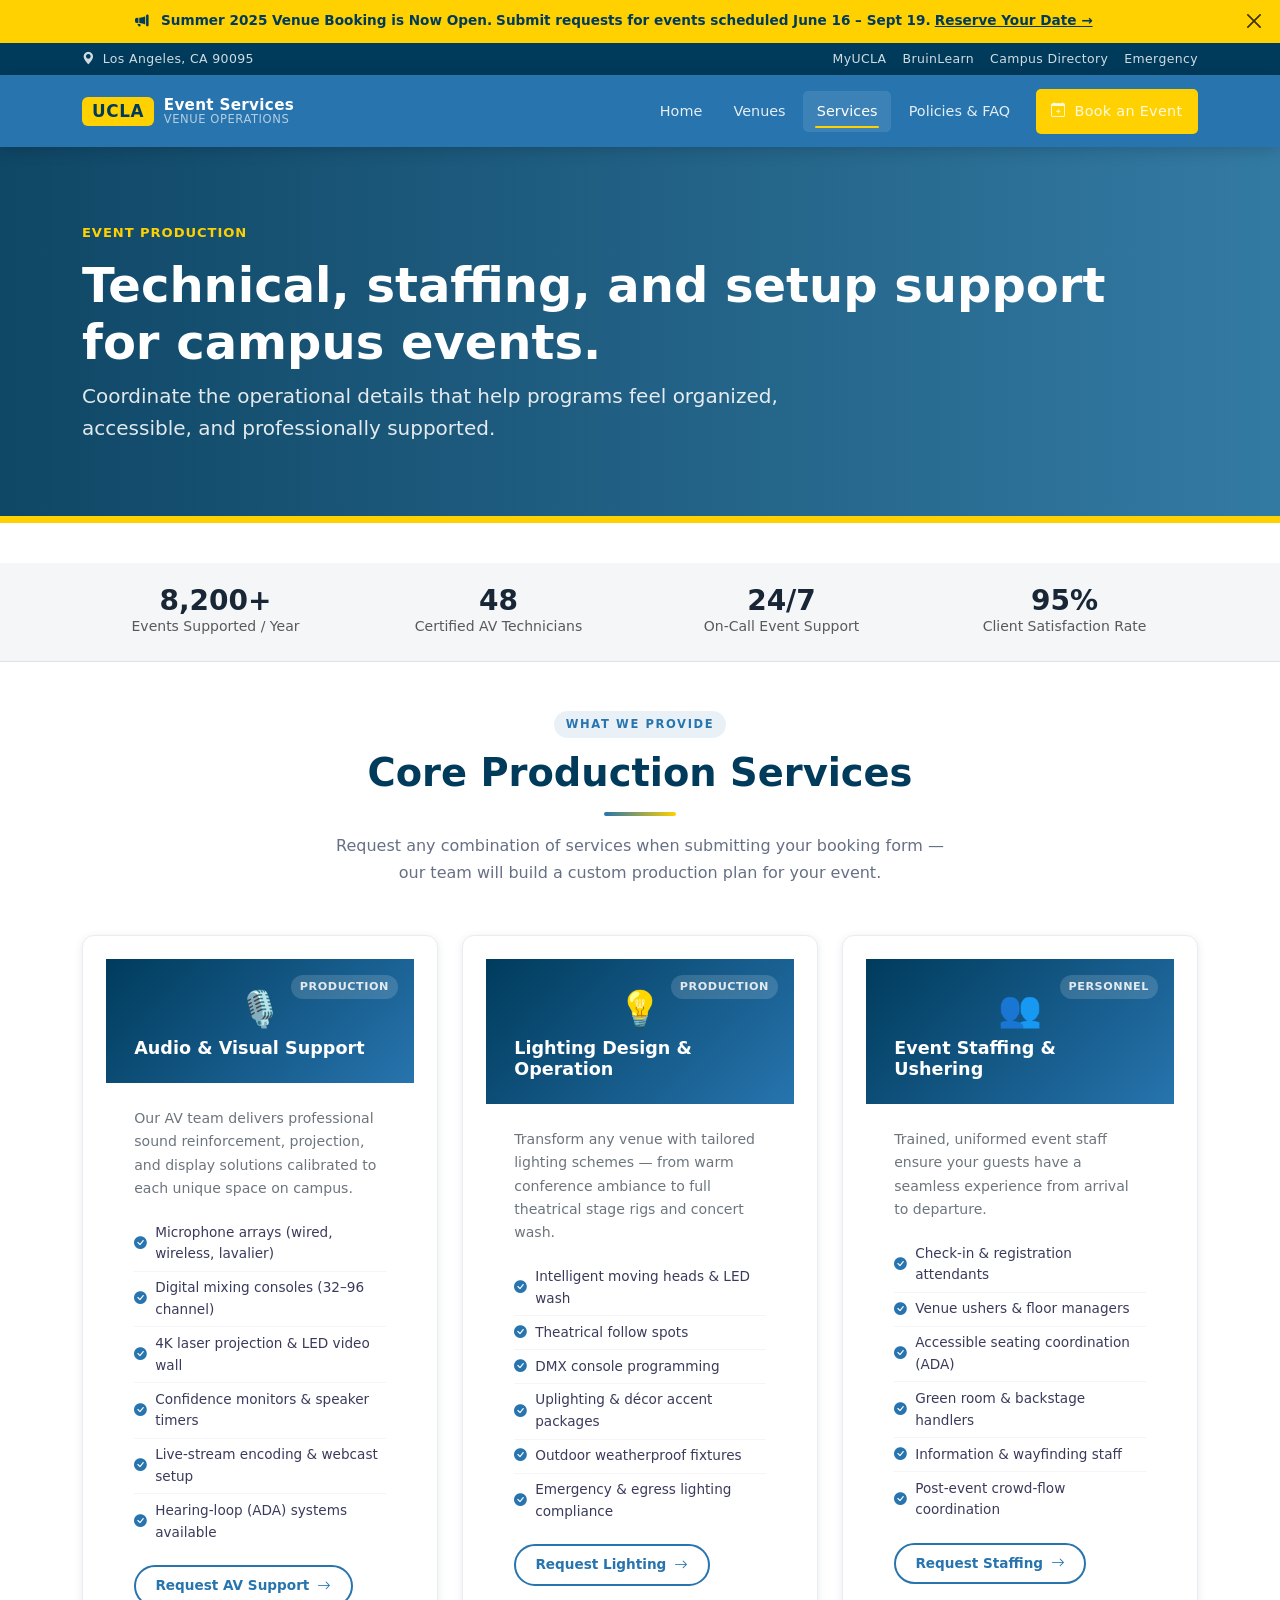
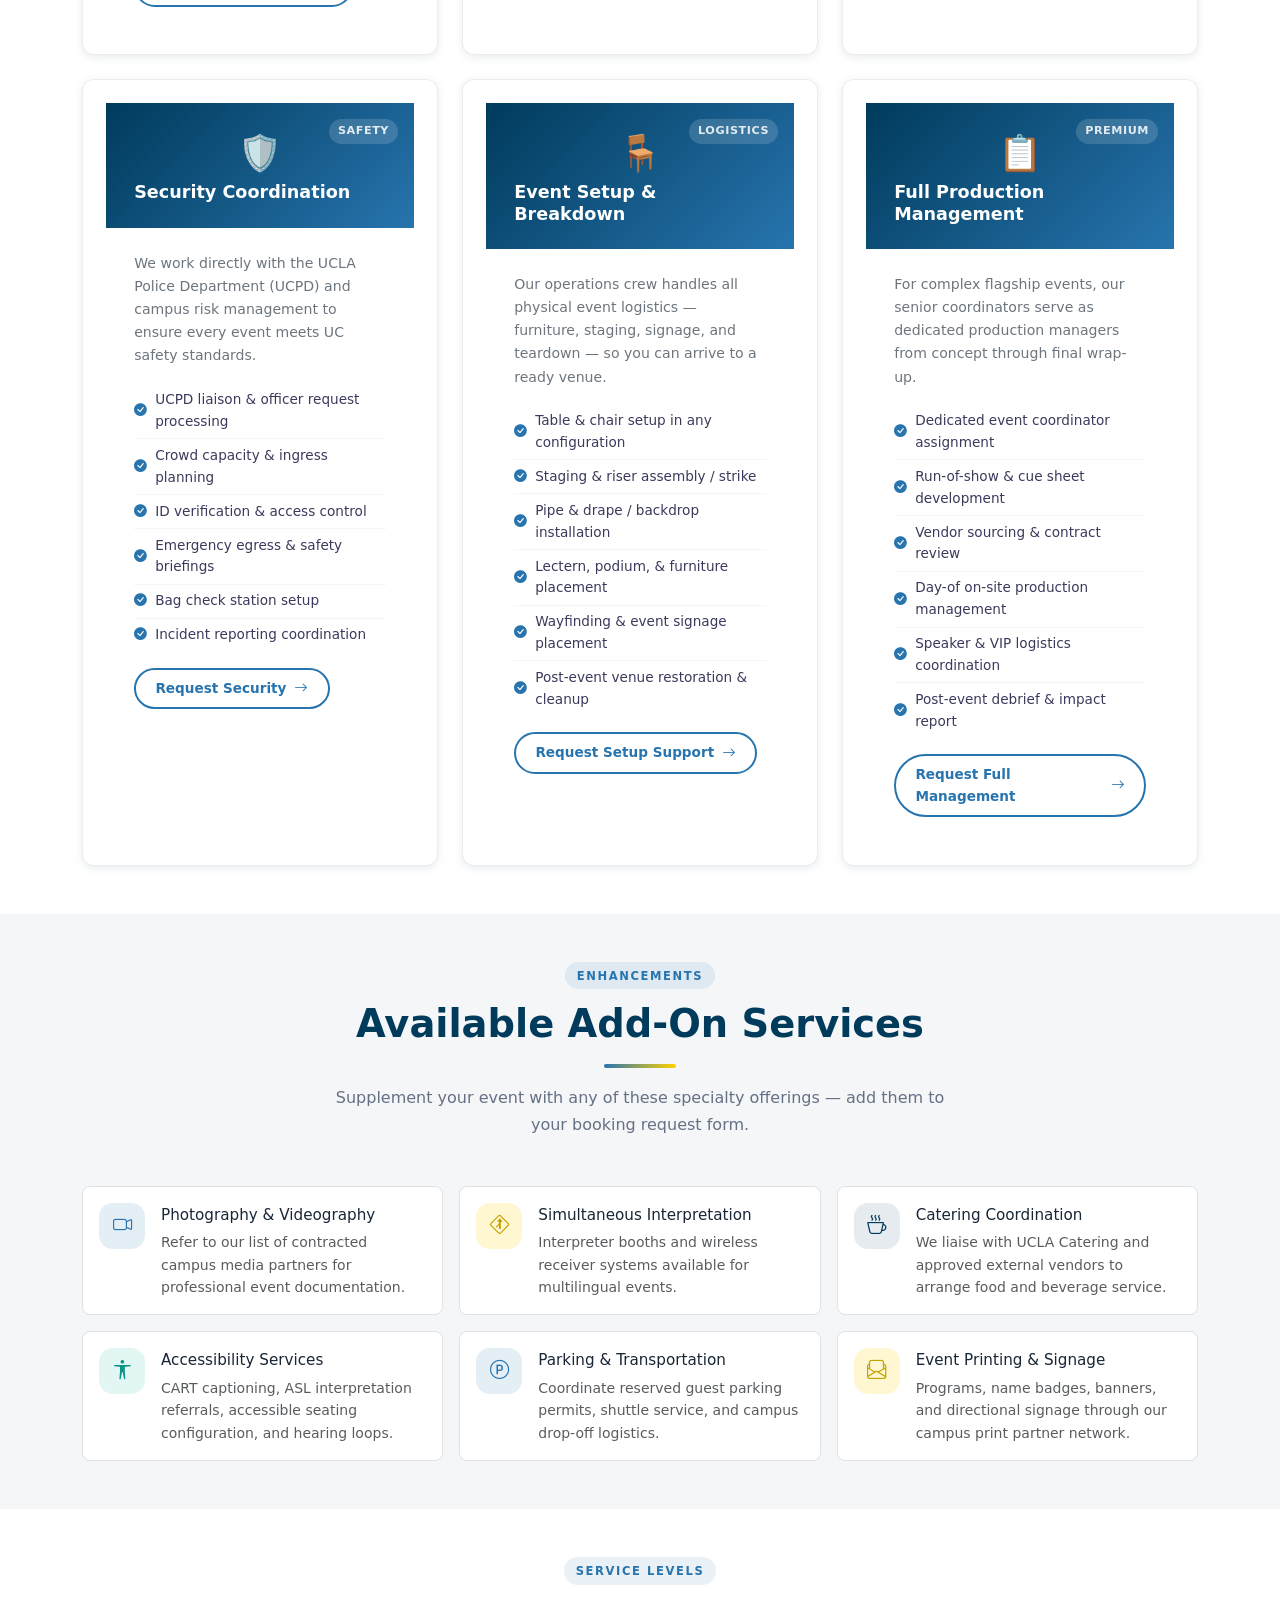
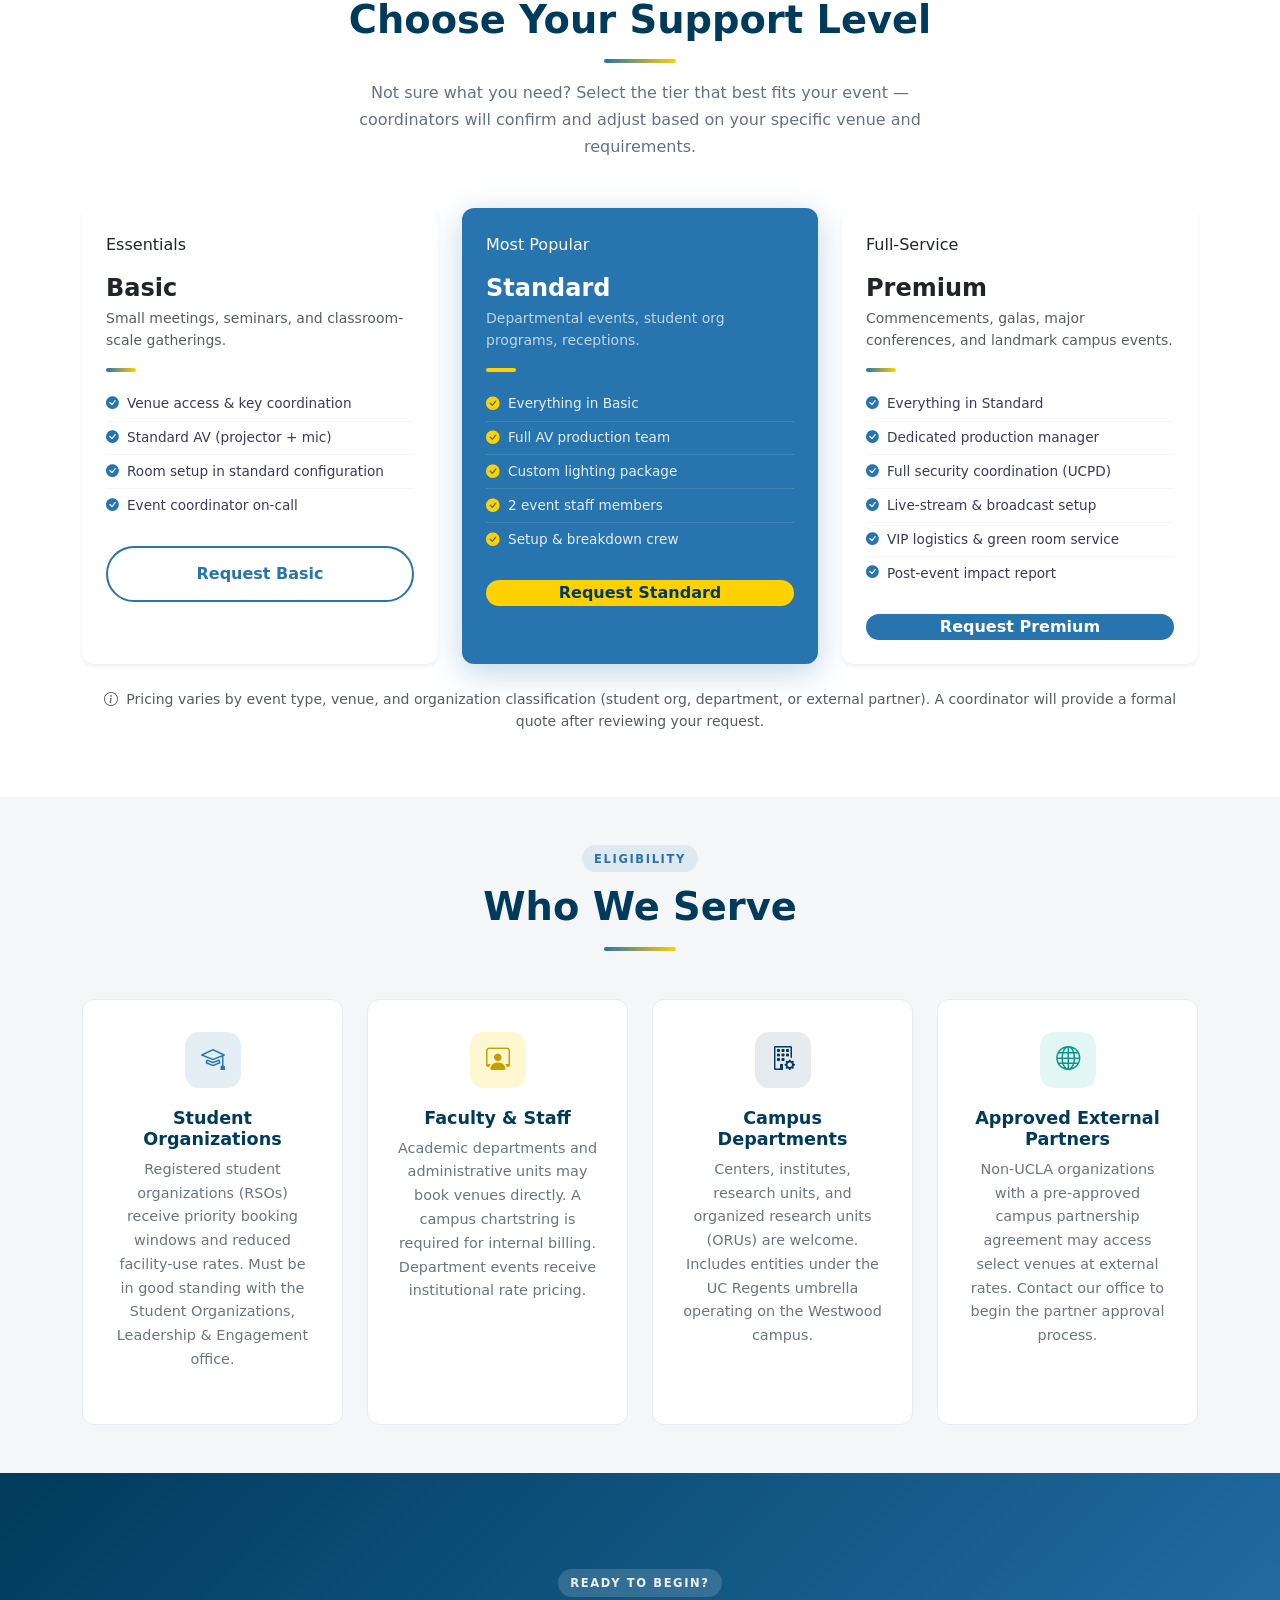
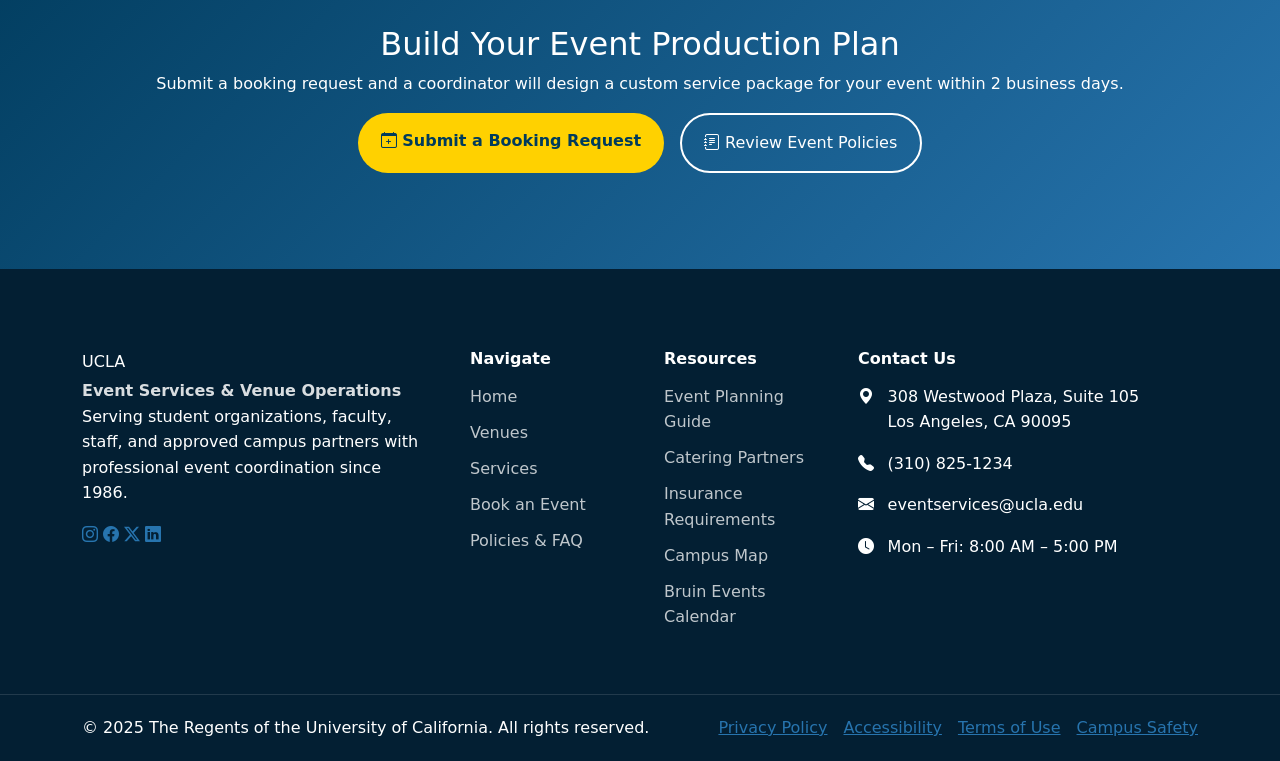
<file: services.html>
<!doctype html>
<html lang="en">
  <head>
    <meta charset="utf-8">
    <meta name="viewport" content="width=device-width, initial-scale=1">
    <meta name="description" content="Event production support services for UCLA-style campus programs, including AV, lighting, staffing, security coordination, and setup.">
    <title>Services | UCLA Event Services</title>
    <link href="https://cdn.jsdelivr.net/npm/bootstrap@5.3.3/dist/css/bootstrap.min.css" rel="stylesheet">
    <link rel="stylesheet" href="assets/css/styles.css">
    <link rel="stylesheet" href="https://cdn.jsdelivr.net/npm/bootstrap-icons@1.11.3/font/bootstrap-icons.css">
  </head>
  <body>
    <!-- ANNOUNCEMENT BAR -->
    <div class="announcement-bar" role="alert">
      <span>
        <i class="bi bi-megaphone-fill me-2"></i>
        <strong>Summer 2025 Venue Booking is Now Open.</strong>
        Submit requests for events scheduled June 16 – Sept 19.
        <a href="booking.html">Reserve Your Date &rarr;</a>
      </span>

      <button id="closeAnnouncement"
              class="btn-close btn-close-sm ms-3 float-end"
              aria-label="Dismiss">
      </button>
    </div>
        <!-- TOP UTILITY BAR -->
    <div class="top-bar" aria-label="Campus links">
      <div class="container d-flex justify-content-between align-items-center">

        <span>
          <i class="bi bi-geo-alt-fill me-1"></i>
          Los Angeles, CA 90095
        </span>

        <div class="top-bar-links d-flex gap-3">
          <a href="#">MyUCLA</a>
          <a href="#">BruinLearn</a>
          <a href="#">Campus Directory</a>
          <a href="#">Emergency</a>
        </div>

      </div>
    </div>


    <!-- NAVBAR -->
    <nav class="navbar navbar-main navbar-expand-lg sticky-top">

      <div class="container">

        <a class="navbar-brand navbar-brand-wrap" href="index.html">

          <div class="nav-logo-badge">UCLA</div>

          <div class="nav-brand-text">
            <span class="dept-name">Event Services</span>
            <span class="dept-sub">Venue Operations</span>
          </div>

        </a>

        <button class="navbar-toggler"
                type="button"
                data-bs-toggle="collapse"
                data-bs-target="#mainNav">
          <span class="navbar-toggler-icon"></span>
        </button>

        <div class="collapse navbar-collapse" id="mainNav">

          <ul class="navbar-nav ms-auto align-items-lg-center gap-lg-1">

            <li class="nav-item">
              <a class="nav-link active" href="index.html">Home</a>
            </li>

            <li class="nav-item">
              <a class="nav-link" href="venues.html">Venues</a>
            </li>

            <li class="nav-item">
              <a class="nav-link" href="services.html">Services</a>
            </li>

            <li class="nav-item">
              <a class="nav-link" href="policies.html">Policies & FAQ</a>
            </li>

            <li class="nav-item ms-lg-2">
              <a class="nav-link btn-nav-cta" href="booking.html">
                <i class="bi bi-calendar-plus me-1"></i>
                Book an Event
              </a>
            </li>

          </ul>

        </div>

      </div>

    </nav>

    <main>
      <header class="page-header py-5">
        <div class="container py-4">
          <span class="eyebrow">Event production</span>
          <h1 class="display-5">Technical, staffing, and setup support for campus events.</h1>
          <p class="lead mb-0 lead-narrow">Coordinate the operational details that help programs feel organized, accessible, and professionally supported.</p>
        </div>
      </header>

  <!-- ============================================================
       INTRO STRIP – QUICK STATS
       ============================================================ -->
  <section class="py-4 bg-light-gray border-bottom">
    <div class="container">
      <div class="row g-3 text-center">
        <div class="col-6 col-md-3">
          <div class="fw-800 fs-3 text-ucla-blue">8,200+</div>
          <div class="small text-muted">Events Supported / Year</div>
        </div>
        <div class="col-6 col-md-3">
          <div class="fw-800 fs-3 text-ucla-blue">48</div>
          <div class="small text-muted">Certified AV Technicians</div>
        </div>
        <div class="col-6 col-md-3">
          <div class="fw-800 fs-3 text-ucla-blue">24/7</div>
          <div class="small text-muted">On-Call Event Support</div>
        </div>
        <div class="col-6 col-md-3">
          <div class="fw-800 fs-3 text-ucla-blue">95%</div>
          <div class="small text-muted">Client Satisfaction Rate</div>
        </div>
      </div>
    </div>
  </section>

  <!-- ============================================================
       CORE SERVICES GRID
       ============================================================ -->
  <section class="py-5" aria-labelledby="coreServicesHeading">
    <div class="container">
      <div class="text-center mb-5">
        <span class="section-label">What We Provide</span>
        <h2 class="section-title" id="coreServicesHeading">Core Production Services</h2>
        <div class="section-divider mx-auto"></div>
        <p class="section-desc mx-auto">
          Request any combination of services when submitting your booking form — our team
          will build a custom production plan for your event.
        </p>
      </div>

      <div class="row g-4">

        <!-- AV Support -->
        <div class="col-md-6 col-lg-4">
          <div class="service-card" id="av">
            <div class="service-card-header">
              <span class="svc-tag">Production</span>
              <div class="svc-icon">🎙️</div>
              <h5>Audio &amp; Visual Support</h5>
            </div>
            <div class="service-card-body">
              <p>
                Our AV team delivers professional sound reinforcement, projection, and display
                solutions calibrated to each unique space on campus.
              </p>
              <ul class="svc-feature-list">
                <li><i class="bi bi-check-circle-fill"></i> Microphone arrays (wired, wireless, lavalier)</li>
                <li><i class="bi bi-check-circle-fill"></i> Digital mixing consoles (32–96 channel)</li>
                <li><i class="bi bi-check-circle-fill"></i> 4K laser projection &amp; LED video wall</li>
                <li><i class="bi bi-check-circle-fill"></i> Confidence monitors &amp; speaker timers</li>
                <li><i class="bi bi-check-circle-fill"></i> Live-stream encoding &amp; webcast setup</li>
                <li><i class="bi bi-check-circle-fill"></i> Hearing-loop (ADA) systems available</li>
              </ul>
              <a href="booking.html" class="btn-outline-ucla mt-3 d-inline-flex align-items-center gap-2" style="font-size:0.85rem;padding:0.5rem 1.2rem;">
                Request AV Support <i class="bi bi-arrow-right"></i>
              </a>
            </div>
          </div>
        </div>

        <!-- Lighting -->
        <div class="col-md-6 col-lg-4">
          <div class="service-card" id="lighting">
            <div class="service-card-header">
              <span class="svc-tag">Production</span>
              <div class="svc-icon">💡</div>
              <h5>Lighting Design &amp; Operation</h5>
            </div>
            <div class="service-card-body">
              <p>
                Transform any venue with tailored lighting schemes — from warm conference
                ambiance to full theatrical stage rigs and concert wash.
              </p>
              <ul class="svc-feature-list">
                <li><i class="bi bi-check-circle-fill"></i> Intelligent moving heads &amp; LED wash</li>
                <li><i class="bi bi-check-circle-fill"></i> Theatrical follow spots</li>
                <li><i class="bi bi-check-circle-fill"></i> DMX console programming</li>
                <li><i class="bi bi-check-circle-fill"></i> Uplighting &amp; décor accent packages</li>
                <li><i class="bi bi-check-circle-fill"></i> Outdoor weatherproof fixtures</li>
                <li><i class="bi bi-check-circle-fill"></i> Emergency &amp; egress lighting compliance</li>
              </ul>
              <a href="booking.html" class="btn-outline-ucla mt-3 d-inline-flex align-items-center gap-2" style="font-size:0.85rem;padding:0.5rem 1.2rem;">
                Request Lighting <i class="bi bi-arrow-right"></i>
              </a>
            </div>
          </div>
        </div>

        <!-- Staffing -->
        <div class="col-md-6 col-lg-4">
          <div class="service-card" id="staffing">
            <div class="service-card-header">
              <span class="svc-tag">Personnel</span>
              <div class="svc-icon">👥</div>
              <h5>Event Staffing &amp; Ushering</h5>
            </div>
            <div class="service-card-body">
              <p>
                Trained, uniformed event staff ensure your guests have a seamless experience
                from arrival to departure.
              </p>
              <ul class="svc-feature-list">
                <li><i class="bi bi-check-circle-fill"></i> Check-in &amp; registration attendants</li>
                <li><i class="bi bi-check-circle-fill"></i> Venue ushers &amp; floor managers</li>
                <li><i class="bi bi-check-circle-fill"></i> Accessible seating coordination (ADA)</li>
                <li><i class="bi bi-check-circle-fill"></i> Green room &amp; backstage handlers</li>
                <li><i class="bi bi-check-circle-fill"></i> Information &amp; wayfinding staff</li>
                <li><i class="bi bi-check-circle-fill"></i> Post-event crowd-flow coordination</li>
              </ul>
              <a href="booking.html" class="btn-outline-ucla mt-3 d-inline-flex align-items-center gap-2" style="font-size:0.85rem;padding:0.5rem 1.2rem;">
                Request Staffing <i class="bi bi-arrow-right"></i>
              </a>
            </div>
          </div>
        </div>

        <!-- Security Coordination -->
        <div class="col-md-6 col-lg-4">
          <div class="service-card" id="security">
            <div class="service-card-header">
              <span class="svc-tag">Safety</span>
              <div class="svc-icon">🛡️</div>
              <h5>Security Coordination</h5>
            </div>
            <div class="service-card-body">
              <p>
                We work directly with the UCLA Police Department (UCPD) and campus
                risk management to ensure every event meets UC safety standards.
              </p>
              <ul class="svc-feature-list">
                <li><i class="bi bi-check-circle-fill"></i> UCPD liaison &amp; officer request processing</li>
                <li><i class="bi bi-check-circle-fill"></i> Crowd capacity &amp; ingress planning</li>
                <li><i class="bi bi-check-circle-fill"></i> ID verification &amp; access control</li>
                <li><i class="bi bi-check-circle-fill"></i> Emergency egress &amp; safety briefings</li>
                <li><i class="bi bi-check-circle-fill"></i> Bag check station setup</li>
                <li><i class="bi bi-check-circle-fill"></i> Incident reporting coordination</li>
              </ul>
              <a href="booking.html" class="btn-outline-ucla mt-3 d-inline-flex align-items-center gap-2" style="font-size:0.85rem;padding:0.5rem 1.2rem;">
                Request Security <i class="bi bi-arrow-right"></i>
              </a>
            </div>
          </div>
        </div>

        <!-- Event Setup & Breakdown -->
        <div class="col-md-6 col-lg-4">
          <div class="service-card" id="setup">
            <div class="service-card-header">
              <span class="svc-tag">Logistics</span>
              <div class="svc-icon">🪑</div>
              <h5>Event Setup &amp; Breakdown</h5>
            </div>
            <div class="service-card-body">
              <p>
                Our operations crew handles all physical event logistics — furniture, staging,
                signage, and teardown — so you can arrive to a ready venue.
              </p>
              <ul class="svc-feature-list">
                <li><i class="bi bi-check-circle-fill"></i> Table &amp; chair setup in any configuration</li>
                <li><i class="bi bi-check-circle-fill"></i> Staging &amp; riser assembly / strike</li>
                <li><i class="bi bi-check-circle-fill"></i> Pipe &amp; drape / backdrop installation</li>
                <li><i class="bi bi-check-circle-fill"></i> Lectern, podium, &amp; furniture placement</li>
                <li><i class="bi bi-check-circle-fill"></i> Wayfinding &amp; event signage placement</li>
                <li><i class="bi bi-check-circle-fill"></i> Post-event venue restoration &amp; cleanup</li>
              </ul>
              <a href="booking.html" class="btn-outline-ucla mt-3 d-inline-flex align-items-center gap-2" style="font-size:0.85rem;padding:0.5rem 1.2rem;">
                Request Setup Support <i class="bi bi-arrow-right"></i>
              </a>
            </div>
          </div>
        </div>

        <!-- Production Management -->
        <div class="col-md-6 col-lg-4">
          <div class="service-card" id="production">
            <div class="service-card-header">
              <span class="svc-tag">Premium</span>
              <div class="svc-icon">📋</div>
              <h5>Full Production Management</h5>
            </div>
            <div class="service-card-body">
              <p>
                For complex flagship events, our senior coordinators serve as dedicated
                production managers from concept through final wrap-up.
              </p>
              <ul class="svc-feature-list">
                <li><i class="bi bi-check-circle-fill"></i> Dedicated event coordinator assignment</li>
                <li><i class="bi bi-check-circle-fill"></i> Run-of-show &amp; cue sheet development</li>
                <li><i class="bi bi-check-circle-fill"></i> Vendor sourcing &amp; contract review</li>
                <li><i class="bi bi-check-circle-fill"></i> Day-of on-site production management</li>
                <li><i class="bi bi-check-circle-fill"></i> Speaker &amp; VIP logistics coordination</li>
                <li><i class="bi bi-check-circle-fill"></i> Post-event debrief &amp; impact report</li>
              </ul>
              <a href="booking.html" class="btn-outline-ucla mt-3 d-inline-flex align-items-center gap-2" style="font-size:0.85rem;padding:0.5rem 1.2rem;">
                Request Full Management <i class="bi bi-arrow-right"></i>
              </a>
            </div>
          </div>
        </div>

      </div><!-- /row -->
    </div>
  </section>

  <!-- ============================================================
       ADD-ON SERVICES STRIP
       ============================================================ -->
  <section class="py-5 bg-light-gray" aria-labelledby="addonsHeading">
    <div class="container">
      <div class="text-center mb-5">
        <span class="section-label">Enhancements</span>
        <h2 class="section-title" id="addonsHeading">Available Add-On Services</h2>
        <div class="section-divider mx-auto"></div>
        <p class="section-desc mx-auto">
          Supplement your event with any of these specialty offerings — add them to your booking request form.
        </p>
      </div>

      <div class="row g-3">
        <!-- Each add-on chip -->
        <div class="col-sm-6 col-lg-4">
          <div class="d-flex align-items-start gap-3 p-3 bg-white rounded-3 border h-100">
            <div class="feature-icon icon-blue flex-shrink-0" style="width:46px;height:46px;font-size:1.2rem;">
              <i class="bi bi-camera-video"></i>
            </div>
            <div>
              <div class="fw-700 text-ucla-navy mb-1" style="font-size:0.95rem;">Photography &amp; Videography</div>
              <div class="small text-muted">Refer to our list of contracted campus media partners for professional event documentation.</div>
            </div>
          </div>
        </div>

        <div class="col-sm-6 col-lg-4">
          <div class="d-flex align-items-start gap-3 p-3 bg-white rounded-3 border h-100">
            <div class="feature-icon icon-gold flex-shrink-0" style="width:46px;height:46px;font-size:1.2rem;">
              <i class="bi bi-sign-merge-left"></i>
            </div>
            <div>
              <div class="fw-700 text-ucla-navy mb-1" style="font-size:0.95rem;">Simultaneous Interpretation</div>
              <div class="small text-muted">Interpreter booths and wireless receiver systems available for multilingual events.</div>
            </div>
          </div>
        </div>

        <div class="col-sm-6 col-lg-4">
          <div class="d-flex align-items-start gap-3 p-3 bg-white rounded-3 border h-100">
            <div class="feature-icon icon-navy flex-shrink-0" style="width:46px;height:46px;font-size:1.2rem;">
              <i class="bi bi-cup-hot"></i>
            </div>
            <div>
              <div class="fw-700 text-ucla-navy mb-1" style="font-size:0.95rem;">Catering Coordination</div>
              <div class="small text-muted">We liaise with UCLA Catering and approved external vendors to arrange food and beverage service.</div>
            </div>
          </div>
        </div>

        <div class="col-sm-6 col-lg-4">
          <div class="d-flex align-items-start gap-3 p-3 bg-white rounded-3 border h-100">
            <div class="feature-icon icon-teal flex-shrink-0" style="width:46px;height:46px;font-size:1.2rem;">
              <i class="bi bi-universal-access"></i>
            </div>
            <div>
              <div class="fw-700 text-ucla-navy mb-1" style="font-size:0.95rem;">Accessibility Services</div>
              <div class="small text-muted">CART captioning, ASL interpretation referrals, accessible seating configuration, and hearing loops.</div>
            </div>
          </div>
        </div>

        <div class="col-sm-6 col-lg-4">
          <div class="d-flex align-items-start gap-3 p-3 bg-white rounded-3 border h-100">
            <div class="feature-icon icon-blue flex-shrink-0" style="width:46px;height:46px;font-size:1.2rem;">
              <i class="bi bi-p-circle"></i>
            </div>
            <div>
              <div class="fw-700 text-ucla-navy mb-1" style="font-size:0.95rem;">Parking &amp; Transportation</div>
              <div class="small text-muted">Coordinate reserved guest parking permits, shuttle service, and campus drop-off logistics.</div>
            </div>
          </div>
        </div>

        <div class="col-sm-6 col-lg-4">
          <div class="d-flex align-items-start gap-3 p-3 bg-white rounded-3 border h-100">
            <div class="feature-icon icon-gold flex-shrink-0" style="width:46px;height:46px;font-size:1.2rem;">
              <i class="bi bi-envelope-paper"></i>
            </div>
            <div>
              <div class="fw-700 text-ucla-navy mb-1" style="font-size:0.95rem;">Event Printing &amp; Signage</div>
              <div class="small text-muted">Programs, name badges, banners, and directional signage through our campus print partner network.</div>
            </div>
          </div>
        </div>
      </div>
    </div>
  </section>

  <!-- ============================================================
       SERVICE TIERS / PACKAGES
       ============================================================ -->
  <section class="py-5" aria-labelledby="tiersHeading">
    <div class="container">
      <div class="text-center mb-5">
        <span class="section-label">Service Levels</span>
        <h2 class="section-title" id="tiersHeading">Choose Your Support Level</h2>
        <div class="section-divider mx-auto"></div>
        <p class="section-desc mx-auto">
          Not sure what you need? Select the tier that best fits your event — coordinators
          will confirm and adjust based on your specific venue and requirements.
        </p>
      </div>

      <div class="row g-4 justify-content-center">

        <!-- Basic -->
        <div class="col-md-4">
          <div class="card border-0 shadow-sm h-100" style="border-radius:var(--border-radius);">
            <div class="card-body p-4">
              <div class="badge-ucla mb-3 d-inline-block">Essentials</div>
              <h4 class="fw-800 text-ucla-navy mb-1">Basic</h4>
              <p class="small text-muted mb-3">Small meetings, seminars, and classroom-scale gatherings.</p>
              <div class="section-divider" style="width:30px;"></div>
              <ul class="svc-feature-list mt-3">
                <li><i class="bi bi-check-circle-fill"></i> Venue access &amp; key coordination</li>
                <li><i class="bi bi-check-circle-fill"></i> Standard AV (projector + mic)</li>
                <li><i class="bi bi-check-circle-fill"></i> Room setup in standard configuration</li>
                <li><i class="bi bi-check-circle-fill"></i> Event coordinator on-call</li>
              </ul>
              <a href="booking.html" class="btn-outline-ucla mt-4 w-100 justify-content-center">
                Request Basic
              </a>
            </div>
          </div>
        </div>

        <!-- Standard -->
        <div class="col-md-4">
          <div class="card border-0 h-100" style="border-radius:var(--border-radius);background:var(--ucla-blue);box-shadow:0 8px 32px rgba(39,116,174,0.30);">
            <div class="card-body p-4">
              <div class="badge-gold mb-3 d-inline-block">Most Popular</div>
              <h4 class="fw-800 text-white mb-1">Standard</h4>
              <p class="small mb-3" style="color:rgba(255,255,255,0.7);">Departmental events, student org programs, receptions.</p>
              <div style="width:30px;height:4px;background:var(--ucla-gold);border-radius:4px;"></div>
              <ul class="mt-3" style="list-style:none;padding:0;margin:0;">
                <li style="font-size:0.85rem;color:rgba(255,255,255,0.88);padding:0.35rem 0;display:flex;align-items:center;gap:0.5rem;border-bottom:1px solid rgba(255,255,255,0.12);">
                  <i class="bi bi-check-circle-fill" style="color:var(--ucla-gold);"></i> Everything in Basic
                </li>
                <li style="font-size:0.85rem;color:rgba(255,255,255,0.88);padding:0.35rem 0;display:flex;align-items:center;gap:0.5rem;border-bottom:1px solid rgba(255,255,255,0.12);">
                  <i class="bi bi-check-circle-fill" style="color:var(--ucla-gold);"></i> Full AV production team
                </li>
                <li style="font-size:0.85rem;color:rgba(255,255,255,0.88);padding:0.35rem 0;display:flex;align-items:center;gap:0.5rem;border-bottom:1px solid rgba(255,255,255,0.12);">
                  <i class="bi bi-check-circle-fill" style="color:var(--ucla-gold);"></i> Custom lighting package
                </li>
                <li style="font-size:0.85rem;color:rgba(255,255,255,0.88);padding:0.35rem 0;display:flex;align-items:center;gap:0.5rem;border-bottom:1px solid rgba(255,255,255,0.12);">
                  <i class="bi bi-check-circle-fill" style="color:var(--ucla-gold);"></i> 2 event staff members
                </li>
                <li style="font-size:0.85rem;color:rgba(255,255,255,0.88);padding:0.35rem 0;display:flex;align-items:center;gap:0.5rem;">
                  <i class="bi bi-check-circle-fill" style="color:var(--ucla-gold);"></i> Setup &amp; breakdown crew
                </li>
              </ul>
              <a href="booking.html" class="btn-ucla-gold mt-4 w-100 justify-content-center">
                Request Standard
              </a>
            </div>
          </div>
        </div>

        <!-- Premium -->
        <div class="col-md-4">
          <div class="card border-0 shadow-sm h-100" style="border-radius:var(--border-radius);">
            <div class="card-body p-4">
              <div class="badge-gold mb-3 d-inline-block">Full-Service</div>
              <h4 class="fw-800 text-ucla-navy mb-1">Premium</h4>
              <p class="small text-muted mb-3">Commencements, galas, major conferences, and landmark campus events.</p>
              <div class="section-divider" style="width:30px;"></div>
              <ul class="svc-feature-list mt-3">
                <li><i class="bi bi-check-circle-fill"></i> Everything in Standard</li>
                <li><i class="bi bi-check-circle-fill"></i> Dedicated production manager</li>
                <li><i class="bi bi-check-circle-fill"></i> Full security coordination (UCPD)</li>
                <li><i class="bi bi-check-circle-fill"></i> Live-stream &amp; broadcast setup</li>
                <li><i class="bi bi-check-circle-fill"></i> VIP logistics &amp; green room service</li>
                <li><i class="bi bi-check-circle-fill"></i> Post-event impact report</li>
              </ul>
              <a href="booking.html" class="btn-ucla-primary mt-4 w-100 justify-content-center">
                Request Premium
              </a>
            </div>
          </div>
        </div>

      </div>

      <p class="text-center text-muted small mt-4">
        <i class="bi bi-info-circle me-1"></i>
        Pricing varies by event type, venue, and organization classification (student org, department, or external partner).
        A coordinator will provide a formal quote after reviewing your request.
      </p>
    </div>
  </section>

  <!-- ============================================================
       WHO WE SERVE
       ============================================================ -->
  <section class="py-5 bg-light-gray" aria-labelledby="whoWeServeHeading">
    <div class="container">
      <div class="text-center mb-5">
        <span class="section-label">Eligibility</span>
        <h2 class="section-title" id="whoWeServeHeading">Who We Serve</h2>
        <div class="section-divider mx-auto"></div>
      </div>
      <div class="row g-4">

        <div class="col-sm-6 col-lg-3">
          <div class="text-center feature-card h-100">
            <div class="feature-icon icon-blue mx-auto">
              <i class="bi bi-mortarboard"></i>
            </div>
            <h5>Student Organizations</h5>
            <p>Registered student organizations (RSOs) receive priority booking windows and reduced facility-use rates. Must be in good standing with the Student Organizations, Leadership &amp; Engagement office.</p>
          </div>
        </div>

        <div class="col-sm-6 col-lg-3">
          <div class="text-center feature-card h-100">
            <div class="feature-icon icon-gold mx-auto">
              <i class="bi bi-person-workspace"></i>
            </div>
            <h5>Faculty &amp; Staff</h5>
            <p>Academic departments and administrative units may book venues directly. A campus chartstring is required for internal billing. Department events receive institutional rate pricing.</p>
          </div>
        </div>

        <div class="col-sm-6 col-lg-3">
          <div class="text-center feature-card h-100">
            <div class="feature-icon icon-navy mx-auto">
              <i class="bi bi-building-gear"></i>
            </div>
            <h5>Campus Departments</h5>
            <p>Centers, institutes, research units, and organized research units (ORUs) are welcome. Includes entities under the UC Regents umbrella operating on the Westwood campus.</p>
          </div>
        </div>

        <div class="col-sm-6 col-lg-3">
          <div class="text-center feature-card h-100">
            <div class="feature-icon icon-teal mx-auto">
              <i class="bi bi-globe"></i>
            </div>
            <h5>Approved External Partners</h5>
            <p>Non-UCLA organizations with a pre-approved campus partnership agreement may access select venues at external rates. Contact our office to begin the partner approval process.</p>
          </div>
        </div>

      </div>
    </div>
  </section>

  <!-- ============================================================
       CTA BANNER
       ============================================================ -->
  <section class="cta-section text-center">
    <div class="container position-relative" style="z-index:1;">
      <span class="section-label" style="background:rgba(255,255,255,0.15);color:rgba(255,255,255,0.9);">
        Ready to Begin?
      </span>
      <h2 class="mt-3">Build Your Event Production Plan</h2>
      <p>Submit a booking request and a coordinator will design a custom service package for your event within 2 business days.</p>
      <div class="d-flex gap-3 justify-content-center flex-wrap">
        <a href="booking.html" class="btn-ucla-gold btn-lg-ucla">
          <i class="bi bi-calendar-plus"></i> Submit a Booking Request
        </a>
        <a href="policies.html" class="btn-outline-white btn-lg-ucla">
          <i class="bi bi-journal-text"></i> Review Event Policies
        </a>
      </div>
    </div>
  </section>
</main>
     <!-- ============================================================
       FOOTER
       ============================================================ -->
  <footer class="footer-main" aria-label="Site footer">
    <div class="container">
      <div class="row g-5">
        <!-- Brand column -->
        <div class="col-lg-4 col-md-6">
          <div class="footer-brand">
            <div class="logo-badge">UCLA</div>
            <div class="mt-1" style="color:rgba(255,255,255,0.85);font-weight:700;font-size:1rem;">
              Event Services &amp; Venue Operations
            </div>
            <p>
              Serving student organizations, faculty, staff, and approved campus
              partners with professional event coordination since 1986.
            </p>
            <!-- Social icons -->
            <div class="footer-social" aria-label="Social media links">
              <a href="#" class="social-btn" aria-label="Instagram"><i class="bi bi-instagram"></i></a>
              <a href="#" class="social-btn" aria-label="Facebook"><i class="bi bi-facebook"></i></a>
              <a href="#" class="social-btn" aria-label="Twitter / X"><i class="bi bi-twitter-x"></i></a>
              <a href="#" class="social-btn" aria-label="LinkedIn"><i class="bi bi-linkedin"></i></a>
            </div>
          </div>
        </div>

        <!-- Navigation column -->
        <div class="col-lg-2 col-sm-6">
          <div class="footer-col">
            <h6>Navigate</h6>
            <ul>
              <li><a href="index.html">Home</a></li>
              <li><a href="venues.html">Venues</a></li>
              <li><a href="services.html">Services</a></li>
              <li><a href="booking.html">Book an Event</a></li>
              <li><a href="policies.html">Policies &amp; FAQ</a></li>
            </ul>
          </div>
        </div>

        <!-- Resources column -->
        <div class="col-lg-2 col-sm-6">
          <div class="footer-col">
            <h6>Resources</h6>
            <ul>
              <li><a href="#">Event Planning Guide</a></li>
              <li><a href="#">Catering Partners</a></li>
              <li><a href="#">Insurance Requirements</a></li>
              <li><a href="#">Campus Map</a></li>
              <li><a href="#">Bruin Events Calendar</a></li>
            </ul>
          </div>
        </div>

        <!-- Contact column -->
        <div class="col-lg-4 col-md-6">
          <div class="footer-col">
            <h6>Contact Us</h6>
            <div class="footer-contact-item">
              <i class="bi bi-geo-alt-fill"></i>
              <span>308 Westwood Plaza, Suite 105<br>Los Angeles, CA 90095</span>
            </div>
            <div class="footer-contact-item">
              <i class="bi bi-telephone-fill"></i>
              <span>(310) 825-1234</span>
            </div>
            <div class="footer-contact-item">
              <i class="bi bi-envelope-fill"></i>
              <span>eventservices@ucla.edu</span>
            </div>
            <div class="footer-contact-item">
              <i class="bi bi-clock-fill"></i>
              <span>Mon – Fri: 8:00 AM – 5:00 PM</span>
            </div>
          </div>
        </div>
      </div>
    </div>

    <!-- Footer bottom bar -->
    <div class="footer-bottom">
      <div class="container d-flex flex-wrap justify-content-between align-items-center gap-2">
        <span>&copy; 2025 The Regents of the University of California. All rights reserved.</span>
        <div class="d-flex gap-3 flex-wrap">
          <a href="#">Privacy Policy</a>
          <a href="#">Accessibility</a>
          <a href="#">Terms of Use</a>
          <a href="#">Campus Safety</a>
        </div>
      </div>
    </div>
  </footer>

  <!-- Scroll to top -->
  <button id="scrollTopBtn" aria-label="Scroll to top">
    <i class="bi bi-arrow-up"></i>
  </button>

    <script src="https://cdn.jsdelivr.net/npm/bootstrap@5.3.3/dist/js/bootstrap.bundle.min.js"></script>
    <script src="assets/js/main.js"></script>
  </body>
</html>
</file>
<file: assets/css/styles.css>
/* TESTIMONIALS */
.testimonial-card {
  background: white;
  border-radius: 1.25rem;
  padding: 2rem;
  box-shadow: 0 8px 28px rgba(0,59,92,0.08);
  height: 100%;
}

.quote-mark {
  font-size: 3rem;
  font-weight: 800;
  color: #2774AE;
  line-height: 1;
  margin-bottom: 1rem;
}

.testimonial-author {
  display: flex;
  align-items: center;
  gap: 0.85rem;
  margin-top: 1.5rem;
}

.author-avatar {
  width: 52px;
  height: 52px;
  border-radius: 50%;
  object-fit: cover;
}

.author-info .name {
  font-weight: 700;
  color: #003B5C;
}

.author-info .role {
  font-size: 0.8rem;
  color: #667085;
}


/* CTA */
.cta-section {
  position: relative;
  padding: 6rem 0;
  background: linear-gradient(
    135deg,
    #003B5C,
    #2774AE
  );
  color: white;
}

.btn-ucla-gold {
  background: #FFD100;
  color: #003B5C;
  border-radius: 999px;
  font-weight: 700;
  text-decoration: none;
}

.btn-outline-white {
  border: 2px solid white;
  color: white;
  border-radius: 999px;
  text-decoration: none;
}

.btn-lg-ucla {
  padding: 0.95rem 1.4rem;
}


/* FOOTER */
.footer-main {
  background: #031f33;
  color: white;
  padding-top: 5rem;
}

.footer-col h6 {
  font-weight: 700;
  margin-bottom: 1rem;
}

.footer-col ul {
  list-style: none;
  padding: 0;
}

.footer-col ul li {
  margin-bottom: 0.65rem;
}

.footer-col a {
  color: rgba(255,255,255,0.75);
  text-decoration: none;
}

.footer-bottom {
  border-top: 1px solid rgba(255,255,255,0.12);
  padding: 1.25rem 0;
  margin-top: 3rem;
}

.footer-contact-item {
  display: flex;
  gap: 0.85rem;
  margin-bottom: 1rem;
}


#scrollTopBtn {
  position: fixed;
  bottom: 28px;
  right: 28px;
  width: 52px;
  height: 52px;
  border: none;
  border-radius: 50%;
  background: #2774AE;
  color: white;
  display: none;
  align-items: center;
  justify-content: center;
  z-index: 9999;
}

/* Search filter active button */
.btn-ucla-primary.active {
  background: #003B5C;
  border-color: #003B5C;
  color: white;
}

/* Filter buttons hover */
.btn-outline-ucla:hover,
.btn-outline-ucla.active {
  background: #2774AE;
  border-color: #2774AE;
  color: white;
}

/* FEATURED VENUES */

.section-divider {
  width: 72px;
  height: 4px;
  background: linear-gradient(90deg,#2774AE,#FFD100);
  border-radius: 999px;
  margin: 1rem 0;
}

.section-desc {
  color: #667085;
  max-width: 620px;
  line-height: 1.7;
}

.btn-outline-ucla {
  border: 2px solid #2774AE;
  color: #2774AE;
  padding: 0.8rem 1.3rem;
  border-radius: 999px;
  text-decoration: none;
  font-weight: 700;
  display: inline-flex;
  align-items: center;
  gap: 0.4rem;
}

.btn-outline-ucla:hover {
  background: #2774AE;
  color: white;
}

.venue-card {
  border: none;
  border-radius: 1.25rem;
  overflow: hidden;
  box-shadow: 0 8px 28px rgba(0,59,92,0.08);
  transition: all 0.3s ease;
}

.venue-card:hover {
  transform: translateY(-8px);
  box-shadow: 0 18px 42px rgba(0,59,92,0.15);
}

.venue-img-wrap {
  position: relative;
  height: 240px;
  overflow: hidden;
}

.venue-img-wrap img {
  width: 100%;
  height: 100%;
  object-fit: cover;
}

.venue-badge {
  position: absolute;
  top: 16px;
  left: 16px;
  padding: 0.35rem 0.8rem;
  border-radius: 999px;
  font-size: 0.72rem;
  font-weight: 700;
  color: white;
}

.venue-badge.premium {
  background: #003B5C;
}

.venue-badge.indoor {
  background: #2774AE;
}

.venue-badge.outdoor {
  background: #0d9488;
}

.venue-location {
  color: #667085;
  margin-bottom: 1rem;
  font-size: 0.9rem;
}

.venue-meta {
  display: flex;
  flex-wrap: wrap;
  gap: 0.5rem;
  margin-bottom: 1rem;
}

.venue-meta-chip {
  background: #f1f5f9;
  padding: 0.35rem 0.65rem;
  border-radius: 999px;
  font-size: 0.75rem;
  font-weight: 600;
}

.venue-equipment {
  color: #667085;
  font-size: 0.9rem;
  line-height: 1.6;
}

.venue-card .card-footer {
  background: white;
  border-top: 1px solid #edf2f7;
  display: flex;
  justify-content: space-between;
  align-items: center;
}

.venue-avail {
  font-size: 0.78rem;
  font-weight: 600;
}

.dot-green {
  width: 8px;
  height: 8px;
  border-radius: 50%;
  background: #22c55e;
  display: inline-block;
  margin-right: 6px;
}

.btn-ucla-primary {
  background: #2774AE;
  color: white;
  border-radius: 999px;
  text-decoration: none;
  font-weight: 600;
}






















/* QUICK ACTION CARDS EXACT MATCH */
.bg-light-gray {
  background-color: #F4F6F8 !important;
}

.section-label {
  display: inline-block;
  font-size: 0.72rem;
  font-weight: 700;
  letter-spacing: 0.14em;
  text-transform: uppercase;
  color: #2774AE;
  padding: 0.28rem 0.75rem;
  background: rgba(39,116,174,0.10);
  border-radius: 50px;
  margin-bottom: 0.75rem;
}

.section-title {
  font-size: clamp(1.6rem, 3vw, 2.4rem);
  font-weight: 800;
  color: #003B5C;
  line-height: 1.2;
  margin-bottom: 0.75rem;
}

.feature-card {
  background: #fff;
  border: 1px solid #e8ecf0;
  border-radius: 0.75rem;
  padding: 2rem 1.75rem;
  height: 100%;
  transition: transform 0.28s ease, box-shadow 0.28s ease, border-color 0.28s ease;
  position: relative;
  overflow: hidden;
}

.feature-card::before {
  content: '';
  position: absolute;
  top: 0;
  left: 0;
  right: 0;
  height: 4px;
  background: linear-gradient(90deg, #2774AE, #FFD100);
  transform: scaleX(0);
  transform-origin: left;
  transition: transform 0.28s ease;
}

.feature-card:hover::before {
  transform: scaleX(1);
}

.feature-card:hover {
  transform: translateY(-6px);
  box-shadow: 0 6px 24px rgba(0, 59, 92, 0.14);
  border-color: transparent;
}

.feature-icon {
  width: 56px;
  height: 56px;
  border-radius: 14px;
  display: flex;
  align-items: center;
  justify-content: center;
  font-size: 1.5rem;
  margin-bottom: 1.25rem;
}

.icon-blue {
  background: rgba(39,116,174,0.12);
  color: #2774AE;
}

.icon-gold {
  background: rgba(255,209,0,0.18);
  color: #C5A100;
}

.icon-navy {
  background: rgba(0,59,92,0.10);
  color: #003B5C;
}

.icon-teal {
  background: rgba(20,184,166,0.12);
  color: #0d9488;
}

.feature-card h5 {
  font-size: 1.1rem;
  font-weight: 700;
  color: #003B5C;
  margin-bottom: 0.5rem;
}

.feature-card p {
  font-size: 0.9rem;
  color: #6c757d;
  margin-bottom: 1.25rem;
  line-height: 1.65;
}

.feature-card .card-link {
  font-size: 0.85rem;
  font-weight: 600;
  color: #2774AE;
  display: inline-flex;
  align-items: center;
  gap: 0.3rem;
  transition: gap 0.28s ease;
}

.feature-card .card-link:hover {
  gap: 0.55rem;
  text-decoration: none;
}














































/* UCLA-inspired campus event services theme */
:root {
  --ucla-blue: #00598c;
  --ucla-blue-dark: #003b5c;
  --ucla-blue-light: #e7f3fb;
  --ucla-gold: #ffd100;
  --ink: #182635;
  --muted: #607083;
  --line: #d9e2ec;
  --surface: #ffffff;
  --surface-soft: #f5f8fb;
}

html {
  scroll-behavior: smooth;
}

body {
  color: var(--ink);
  font-family: "Inter", "Segoe UI", system-ui, -apple-system, BlinkMacSystemFont, sans-serif;
  line-height: 1.6;
  background: var(--surface);
}

a {
  color: var(--ucla-blue);
}

a:hover {
  color: var(--ucla-blue-dark);
}

/* Announcement bar */
.announcement-bar {
  background: var(--ucla-gold);
  color: var(--ucla-blue-dark);
  padding: 0.65rem 0;
  font-size: 0.85rem;
  font-weight: 650;
  text-align: center;
}

.announcement-bar span {
  display: inline-flex;
  align-items: center;
  justify-content: center;
  flex-wrap: wrap;
  gap: 0.25rem;
}

.announcement-bar a {
  color: var(--ucla-blue-dark);
  font-weight: 800;
  text-decoration: underline;
}

.announcement-bar a:hover {
  color: var(--ink);
}

.announcement-bar .btn-close {
  opacity: 0.75;
  margin-right: 1rem;
}

.announcement-bar .btn-close:hover {
  opacity: 1;
}

/* Top utility bar */
.top-bar {
  background: var(--ucla-blue-dark);
  color: rgba(255, 255, 255, 0.82);
  font-size: 0.78rem;
  padding: 0.4rem 0;
  letter-spacing: 0.03em;
}

.top-bar a {
  color: rgba(255, 255, 255, 0.82);
  text-decoration: none;
  transition: color 0.28s ease;
}

.top-bar a:hover {
  color: var(--ucla-gold);
  text-decoration: none;
}

.top-bar-links {
  display: flex;
  gap: 1rem;
}

/* Navbar */
.navbar-main {
  background: var(--ucla-blue) !important;
  box-shadow: 0 2px 16px rgba(0, 0, 0, 0.18);
  padding: 0.85rem 0;
  transition: padding 0.28s ease, box-shadow 0.28s ease;
}

.navbar-main.scrolled {
  padding: 0.5rem 0;
  box-shadow: 0 4px 20px rgba(0, 0, 0, 0.22);
}

/* Brand area */
.navbar-brand-wrap {
  display: flex;
  align-items: center;
  gap: 0.6rem;
}

.nav-logo-badge {
  background: var(--ucla-gold);
  color: var(--ucla-blue-dark);
  font-weight: 800;
  font-size: 1.05rem;
  padding: 0.28rem 0.62rem;
  border-radius: 6px;
  letter-spacing: 0.04em;
  line-height: 1.2;
  text-transform: uppercase;
}

.nav-brand-text {
  display: flex;
  flex-direction: column;
  line-height: 1.1;
}

.nav-brand-text .dept-name {
  color: #fff;
  font-weight: 700;
  font-size: 0.95rem;
  letter-spacing: 0.02em;
}

.nav-brand-text .dept-sub {
  color: rgba(255, 255, 255, 0.65);
  font-size: 0.72rem;
  letter-spacing: 0.05em;
  text-transform: uppercase;
}

/* Nav links */
.navbar-main .nav-link {
  color: rgba(255, 255, 255, 0.88) !important;
  font-weight: 500;
  font-size: 0.9rem;
  padding: 0.55rem 0.85rem !important;
  border-radius: 5px;
  transition: background 0.28s ease, color 0.28s ease;
  position: relative;
}

.navbar-main .nav-link::after {
  content: "";
  position: absolute;
  bottom: 4px;
  left: 50%;
  right: 50%;
  height: 2px;
  background: var(--ucla-gold);
  border-radius: 2px;
  transition: left 0.28s ease, right 0.28s ease;
}

.navbar-main .nav-link:hover::after,
.navbar-main .nav-link.active::after {
  left: 12px;
  right: 12px;
}

.navbar-main .nav-link:hover,
.navbar-main .nav-link.active {
  color: #fff !important;
  background: rgba(255, 255, 255, 0.10);
}

/* CTA button in navbar */
.btn-nav-cta {
  background: var(--ucla-gold);
  color: var(--ucla-blue-dark) !important;
  font-weight: 700;
  font-size: 0.85rem;
  padding: 0.45rem 1.1rem !important;
  border-radius: 50px;
  letter-spacing: 0.02em;
  border: 2px solid transparent;
  transition: background 0.28s ease, color 0.28s ease, border-color 0.28s ease;
}

.btn-nav-cta:hover {
  background: transparent;
  color: var(--ucla-gold) !important;
  border-color: var(--ucla-gold);
}

.btn-nav-cta::after {
  display: none !important;
}

/* Mobile hamburger */
.navbar-toggler {
  border: 2px solid rgba(255, 255, 255, 0.4);
  border-radius: 6px;
}

.navbar-toggler:focus {
  box-shadow: 0 0 0 0.15rem rgba(255, 209, 0, 0.35);
}

.navbar-toggler-icon {
  background-image: url("data:image/svg+xml,%3csvg xmlns='http://www.w3.org/2000/svg' viewBox='0 0 30 30'%3e%3cpath stroke='rgba%28255%2c255%2c255%2c0.9%29' stroke-linecap='round' stroke-miterlimit='10' stroke-width='2' d='M4 7h22M4 15h22M4 23h22'/%3e%3c/svg%3e");
}

/* Hero and page headers */
.hero {
  position: relative;
  min-height: clamp(570px, 78vh, 760px);
  display: flex;
  align-items: end;
  color: #fff;
  background:
    linear-gradient(90deg, rgba(0, 38, 63, 0.88), rgba(0, 66, 105, 0.56), rgba(0, 0, 0, 0.2)),
    url("https://images.unsplash.com/photo-1562774053-701939374585?auto=format&fit=crop&w=1800&q=85") center / cover;
}

.hero::after {
  position: absolute;
  right: 0;
  bottom: 0;
  left: 0;
  height: 0.45rem;
  content: "";
  background: var(--ucla-gold);
}

.hero-content {
  position: relative;
  max-width: 830px;
  padding-top: 8rem;
  padding-bottom: 5rem;
  z-index: 1;
}

.hero h1,
.page-header h1 {
  font-weight: 850;
  letter-spacing: 0;
}

.hero p {
  max-width: 720px;
  color: rgba(255, 255, 255, 0.9);
  font-size: clamp(1rem, 1.5vw, 1.22rem);
}

.page-header {
  color: #fff;
  background:
    linear-gradient(90deg, rgba(0, 59, 92, 0.94), rgba(0, 89, 140, 0.8)),
    url("https://images.unsplash.com/photo-1607237138185-eedd9c632b0b?auto=format&fit=crop&w=1800&q=85") center / cover;
  border-bottom: 0.45rem solid var(--ucla-gold);
}

.page-header p {
  color: rgba(255, 255, 255, 0.88);
}

/* Buttons and badges */
.btn {
  border-radius: 0.35rem;
  font-weight: 750;
}

.btn-primary {
  background: var(--ucla-blue);
  border-color: var(--ucla-blue);
}

.btn-primary:hover,
.btn-primary:focus {
  background: var(--ucla-blue-dark);
  border-color: var(--ucla-blue-dark);
}

.btn-warning {
  color: var(--ucla-blue-dark);
  background: var(--ucla-gold);
  border-color: var(--ucla-gold);
}

.btn-outline-primary {
  color: var(--ucla-blue);
  border-color: var(--ucla-blue);
  font-weight: 750;
}

.btn-outline-primary:hover,
.btn-outline-primary:focus {
  color: #fff;
  background: var(--ucla-blue);
  border-color: var(--ucla-blue);
}

.btn-outline-light:hover {
  color: var(--ucla-blue-dark);
}

.eyebrow {
  display: inline-flex;
  align-items: center;
  gap: 0.45rem;
  margin-bottom: 0.85rem;
  color: var(--ucla-gold);
  font-size: 0.82rem;
  font-weight: 850;
  letter-spacing: 0.07em;
  text-transform: uppercase;
}

.section-kicker {
  color: var(--ucla-blue);
  font-size: 0.82rem;
  font-weight: 850;
  letter-spacing: 0.08em;
  text-transform: uppercase;
}

.badge-campus {
  color: var(--ucla-blue-dark);
  background: #fff4b8;
}

/* Content sections */
.section {
  padding: 4.75rem 0;
}

.section-soft {
  background: var(--surface-soft);
}

.lead-narrow {
  max-width: 760px;
}

.info-strip {
  margin-top: -3.75rem;
  position: relative;
  z-index: 2;
}

.stat-tile,
.service-card,
.venue-card,
.step-card,
.contact-panel {
  background: var(--surface);
  border: 1px solid var(--line);
  border-radius: 0.5rem;
  box-shadow: 0 14px 35px rgba(0, 43, 73, 0.07);
}

.stat-tile {
  height: 100%;
  padding: 1.35rem;
}

.stat-number {
  color: var(--ucla-blue-dark);
  font-size: 2rem;
  font-weight: 850;
}

.venue-card {
  height: 100%;
  overflow: hidden;
}

.venue-card img,
.feature-image {
  width: 100%;
  object-fit: cover;
}

.venue-card img {
  height: 235px;
}

.feature-image {
  min-height: 360px;
  max-height: 520px;
}

.venue-meta {
  display: grid;
  gap: 0.7rem;
  margin: 1rem 0;
}

.venue-meta span {
  display: flex;
  justify-content: space-between;
  gap: 1rem;
  padding-bottom: 0.65rem;
  border-bottom: 1px solid #edf2f7;
  color: var(--muted);
}

.venue-meta strong {
  color: var(--ink);
}

.service-card,
.step-card {
  height: 100%;
  padding: 1.45rem;
}

.service-icon {
  display: inline-grid;
  width: 2.85rem;
  height: 2.85rem;
  margin-bottom: 1rem;
  place-items: center;
  color: var(--ucla-blue-dark);
  background: var(--ucla-blue-light);
  border-left: 0.3rem solid var(--ucla-gold);
  border-radius: 0.35rem;
  font-size: 1.25rem;
}

.timeline-list {
  counter-reset: steps;
  list-style: none;
  padding: 0;
  margin: 0;
}

.timeline-list li {
  counter-increment: steps;
  display: grid;
  grid-template-columns: auto 1fr;
  gap: 1rem;
  padding: 1rem 0;
  border-bottom: 1px solid var(--line);
}

.timeline-list li:last-child {
  border-bottom: 0;
}

.timeline-list li::before {
  content: counter(steps);
  display: grid;
  width: 2rem;
  height: 2rem;
  place-items: center;
  color: var(--ucla-blue-dark);
  background: var(--ucla-gold);
  border-radius: 50%;
  font-weight: 850;
}

/* Forms and accordions */
.form-control,
.form-select {
  border-radius: 0.35rem;
  border-color: #cbd7e3;
}

.form-control:focus,
.form-select:focus {
  border-color: var(--ucla-blue);
  box-shadow: 0 0 0 0.2rem rgba(0, 89, 140, 0.15);
}

.form-label {
  color: var(--ink);
  font-weight: 750;
}

.form-text {
  color: var(--muted);
}

.form-check-input:checked {
  background-color: var(--ucla-blue);
  border-color: var(--ucla-blue);
}

.form-check-input:focus {
  border-color: var(--ucla-blue);
  box-shadow: 0 0 0 0.2rem rgba(0, 89, 140, 0.15);
}

.booking-shell {
  background: #fff;
  border: 1px solid var(--line);
  border-radius: 0.5rem;
  box-shadow: 0 18px 45px rgba(0, 43, 73, 0.09);
}

.accordion-button {
  color: var(--ink);
  font-weight: 750;
}

.accordion-button:not(.collapsed) {
  color: var(--ucla-blue-dark);
  background: var(--ucla-blue-light);
  box-shadow: inset 0 -1px 0 var(--line);
}

/* Multi step booking form */
.booking-step-header {
  border-bottom: 1px solid var(--line);
  padding-bottom: 1rem;
}

.form-step {
  animation: fadeIn 0.25s ease;
}

.form-step-indicator {
  display: flex;
  align-items: center;
  gap: 0.45rem;
}

.step-dot {
  display: inline-block;
  width: 0.75rem;
  height: 0.75rem;
  background: #d9e2ec;
  border-radius: 999px;
}

.step-dot.active {
  background: var(--ucla-gold);
}

.step-dot.done {
  background: var(--ucla-blue);
}

.booking-shell h3 {
  color: var(--ucla-blue-dark);
  font-weight: 850;
}

.booking-shell hr {
  border-color: var(--line);
  opacity: 1;
}

.form-check.border {
  background: var(--surface);
  border-color: var(--line) !important;
  transition: border-color 0.28s ease, box-shadow 0.28s ease, transform 0.28s ease;
}

.form-check.border:hover {
  border-color: var(--ucla-blue) !important;
  box-shadow: 0 10px 25px rgba(0, 43, 73, 0.08);
  transform: translateY(-2px);
}

/* Footer */
.site-footer {
  color: rgba(255, 255, 255, 0.86);
  background: var(--ucla-blue-dark);
}

.site-footer a {
  color: rgba(255, 255, 255, 0.9);
  text-decoration: none;
}

.site-footer a:hover {
  color: var(--ucla-gold);
}

.footer-rule {
  border-color: rgba(255, 255, 255, 0.18);
}

/* Sidebar */
.contact-panel h3 {
  color: var(--ucla-blue-dark);
  font-weight: 800;
  margin-top: 1rem;
}

.contact-panel a {
  font-weight: 700;
  text-decoration: none;
}

.contact-panel a:hover {
  text-decoration: underline;
}

.section {
  padding: 5rem 0;
}

/* Fix venue card chips for new venues page */
.venue-card .venue-meta {
  display: flex;
  flex-wrap: wrap;
  gap: 0.5rem;
  margin: 1rem 0;
}

.venue-card .venue-meta-chip {
  display: inline-flex;
  align-items: center;
  gap: 0.35rem;
  background: #f1f5f9;
  color: #003B5C;
  padding: 0.35rem 0.65rem;
  border-radius: 999px;
  font-size: 0.75rem;
  font-weight: 600;
  border-bottom: none;
}

.venue-card .venue-meta span {
  justify-content: flex-start;
  border-bottom: none;
  padding-bottom: 0;
}

.venue-search-wrap {
  background: white;
  border-radius: 1rem;
  box-shadow: 0 8px 28px rgba(0,59,92,0.08);
  padding: 1.5rem 2rem;
  border: 1px solid #e8ecf0;
}

.site-alert {
  background: rgba(39,116,174,0.08);
  border: 1px solid rgba(39,116,174,0.18);
  border-radius: 8px;
  padding: 0.75rem 1rem;
  font-size: 0.85rem;
  display: flex;
  gap: 0.5rem;
}

.venue-bottom-cta {
  background: #f5f8fb;
  border: 1px solid #d9e2ec;
  border-radius: 1rem;
  padding: 2rem;
}

.venue-bottom-cta h5 {
  color: #003B5C;
  font-weight: 800;
  margin-bottom: 0.75rem;
}

.venue-bottom-cta p {
  color: #607083;
  margin-bottom: 1.25rem;
}

/* Make CTA buttons match exactly */
.venue-bottom-cta .btn-ucla-primary,
.venue-bottom-cta .btn-outline-ucla {
  display: inline-flex;
  align-items: center;
  justify-content: center;
  gap: 0.55rem;

  min-height: 58px;
  padding: 0 1.75rem;

  font-size: 1rem;
  font-weight: 700;
  line-height: 1;

  border-radius: 999px;
  box-sizing: border-box;
}

.venue-bottom-cta .btn-outline-ucla {
  border: 2px solid #2774AE;
}

/* Missing utility class */
.fw-800 {
  font-weight: 800;
}

/* Service package cards */
.card {
  border-radius: var(--border-radius);
  transition: transform var(--transition), box-shadow var(--transition);
}

.card:hover {
  transform: translateY(-5px);
}

.card.shadow-sm:hover {
  box-shadow: var(--shadow-md) !important;
}

/* Package cards buttons */
.card .btn-ucla-primary,
.card .btn-ucla-gold,
.card .btn-outline-ucla {
  display: flex;
  align-items: center;
  justify-content: center;
}

/* Stats strip */
.py-4.bg-light-gray .text-ucla-blue {
  font-size: clamp(1.8rem, 3vw, 2.3rem);
  line-height: 1;
}

/* Make service icons consistent */
.svc-icon {
  display: flex;
  align-items: center;
  justify-content: center;
  line-height: 1;
}

/* Better spacing in service package cards */
.card .svc-feature-list li {
  align-items: flex-start;
}

/* Standard package blue card */
.card[style*="background:var(--ucla-blue)"] {
  color: white;
}

/* SERVICES PAGE EXACT FIX */

:root {
  --ucla-blue: #2774AE;
  --ucla-gold: #FFD100;
  --ucla-navy: #003B5C;
  --ucla-light: #F4F6F8;
  --ucla-gold-dark: #C5A100;
  --text-muted: #6c757d;
  --border-radius: 0.75rem;
  --transition: 0.28s ease;
  --shadow-sm: 0 2px 8px rgba(0, 59, 92, 0.10);
  --shadow-md: 0 6px 24px rgba(0, 59, 92, 0.14);
}

.fw-800 {
  font-weight: 800;
}

.service-card {
  background: #fff;
  border-radius: var(--border-radius);
  overflow: hidden;
  box-shadow: var(--shadow-sm);
  border: 1px solid #eaecef;
  transition: transform var(--transition), box-shadow var(--transition);
  height: 100%;
}

.service-card:hover {
  transform: translateY(-5px);
  box-shadow: var(--shadow-md);
}

.service-card-header {
  background: linear-gradient(135deg, var(--ucla-navy) 0%, var(--ucla-blue) 100%);
  padding: 2rem 1.75rem 1.5rem;
  position: relative;
}

.service-card-header .svc-icon {
  font-size: 2.2rem;
  margin-bottom: 0.75rem;
}

.service-card-header h5 {
  color: #fff;
  font-weight: 700;
  font-size: 1.1rem;
  margin-bottom: 0;
}

.service-card-header .svc-tag {
  position: absolute;
  top: 1rem;
  right: 1rem;
  background: rgba(255,255,255,0.15);
  color: rgba(255,255,255,0.85);
  font-size: 0.7rem;
  padding: 0.2rem 0.55rem;
  border-radius: 50px;
  font-weight: 600;
  letter-spacing: 0.05em;
  text-transform: uppercase;
}

.service-card-body {
  padding: 1.5rem 1.75rem;
}

.service-card-body p {
  font-size: 0.88rem;
  color: var(--text-muted);
  line-height: 1.65;
  margin-bottom: 1rem;
}

.svc-feature-list {
  list-style: none;
  padding: 0;
  margin: 0;
}

.svc-feature-list li {
  font-size: 0.85rem;
  color: #3a3a5c;
  padding: 0.35rem 0;
  display: flex;
  align-items: center;
  gap: 0.5rem;
  border-bottom: 1px solid #f5f5f8;
}

.svc-feature-list li:last-child {
  border-bottom: none;
}

.svc-feature-list li i {
  color: var(--ucla-blue);
  font-size: 0.8rem;
}

/* Services page spacing fix */
.page-header + section,
.hero-section + section {
  margin-top: 2.5rem;
}

/* =========================================================
   POLICIES PAGE
   ========================================================= */

/* Sticky policy tabs */
#policyTabs .nav-link {
  border-radius: 999px;
  padding: 0.55rem 1rem;
  font-size: 0.82rem;
  font-weight: 700;
  white-space: nowrap;
  color: #003B5C;
  background: white;
  border: 1px solid #dbe4ee;
  transition: all 0.25s ease;
}

#policyTabs .nav-link:hover {
  background: rgba(39,116,174,0.08);
  color: #2774AE;
}

#policyTabs .nav-link.active {
  background: #2774AE;
  color: white;
  border-color: #2774AE;
}

/* Policy boxes */
.policy-box {
  border-radius: 1rem;
  padding: 1.25rem 1.5rem;
  border: 1px solid #e7edf3;
  margin-bottom: 1rem;
}

.policy-box h6 {
  font-weight: 700;
  margin-bottom: 0.85rem;
  color: #003B5C;
}

.policy-box p:last-child,
.policy-box ul:last-child {
  margin-bottom: 0;
}

.policy-box ul {
  padding-left: 1.2rem;
}

.policy-box.info {
  background: rgba(39,116,174,0.05);
  border-left: 4px solid #2774AE;
}

.policy-box.success {
  background: rgba(22,163,74,0.05);
  border-left: 4px solid #16a34a;
}

.policy-box.warning {
  background: rgba(255,209,0,0.08);
  border-left: 4px solid #FFD100;
}

.policy-box.danger {
  background: rgba(220,38,38,0.05);
  border-left: 4px solid #dc2626;
}

/* Sidebar */
.info-sidebar {
  background: white;
  border-radius: 1rem;
  padding: 1.5rem;
  border: 1px solid #e7edf3;
  box-shadow: 0 8px 28px rgba(0,59,92,0.08);
}

.info-sidebar h5 {
  font-weight: 700;
  color: #003B5C;
  margin-bottom: 1.5rem;
}

.sidebar-item {
  display: flex;
  gap: 0.85rem;
  margin-bottom: 1rem;
}

.sidebar-item:last-child {
  margin-bottom: 0;
}

.sidebar-item-icon {
  width: 42px;
  height: 42px;
  border-radius: 50%;
  background: rgba(39,116,174,0.08);
  color: #2774AE;
  display: flex;
  align-items: center;
  justify-content: center;
  flex-shrink: 0;
}

.sidebar-item-text h6 {
  margin-bottom: 0.2rem;
  font-size: 0.85rem;
  font-weight: 700;
  color: #003B5C;
}

.sidebar-item-text p {
  margin: 0;
  font-size: 0.76rem;
  color: #667085;
  line-height: 1.45;
}

/* FAQ accordion */
.accordion-item {
  border-radius: 0.8rem !important;
  overflow: hidden;
  border: 1px solid #e7edf3 !important;
  margin-bottom: 0.75rem;
}

.accordion-button {
  font-weight: 700;
  color: #003B5C;
  box-shadow: none !important;
}

.accordion-button:not(.collapsed) {
  background: rgba(39,116,174,0.05);
  color: #2774AE;
}

.accordion-body {
  font-size: 0.9rem;
  line-height: 1.65;
  color: #475467;
}

/* Modal buttons exact size match */
.modal-footer .btn-ucla-primary,
.modal-footer .btn-outline-ucla {
  min-width: 165px;
  min-height: 52px;

  display: inline-flex;
  align-items: center;
  justify-content: center;
  gap: 0.5rem;

  padding: 0 1.4rem;
  font-size: 0.95rem;
  font-weight: 700;
  line-height: 1;

  border-radius: 999px;
  box-sizing: border-box;
}

/* Keep border thickness identical */
.modal-footer .btn-outline-ucla {
  border: 2px solid #2774AE;
}

.modal-footer .btn-ucla-primary {
  border: 2px solid #2774AE;
}

/* Policy sidebar email button fix */
.info-sidebar .btn-ucla-primary,
.sticky-sidebar .btn-ucla-primary {
  width: 100%;
  min-height: 46px;

  display: inline-flex;
  align-items: center;
  justify-content: center;
  gap: 0.5rem;

  padding: 0.75rem 1rem;
  font-size: 0.9rem;
  font-weight: 700;
  line-height: 1;

  border-radius: 0.75rem;
  text-align: center;
  white-space: nowrap;
}


/* Animation */
@keyframes fadeIn {
  from {
    opacity: 0;
    transform: translateY(0.35rem);
  }

  to {
    opacity: 1;
    transform: translateY(0);
  }
}

/* Responsive */
@media (max-width: 991.98px) {
  .hero {
    min-height: 680px;
  }

  .info-strip {
    margin-top: 0;
  }

  .top-bar .container {
    flex-direction: column;
    gap: 0.35rem;
    text-align: center;
  }

  .top-bar-links {
    justify-content: center;
    flex-wrap: wrap;
  }
}

@media (max-width: 575.98px) {
  .hero {
    min-height: 620px;
  }

  .hero-content {
    padding-bottom: 3.5rem;
  }

  .section {
    padding: 3.25rem 0;
  }

  .venue-card img {
    height: 210px;
  }

  .display-4 {
    font-size: 2.35rem;
  }

  .announcement-bar {
    padding: 0.75rem 2.25rem 0.75rem 0.75rem;
    position: relative;
  }

  .announcement-bar .btn-close {
    position: absolute;
    top: 50%;
    right: 0.75rem;
    margin-right: 0;
    transform: translateY(-50%);
  }

  .booking-shell {
    padding: 1.25rem !important;
  }

  .contact-panel {
    padding: 1.25rem !important;
  }

  .form-step .d-flex.justify-content-between {
    flex-direction: column;
    gap: 0.75rem;
  }

  .form-step .btn {
    width: 100%;
  }
}
</file>
